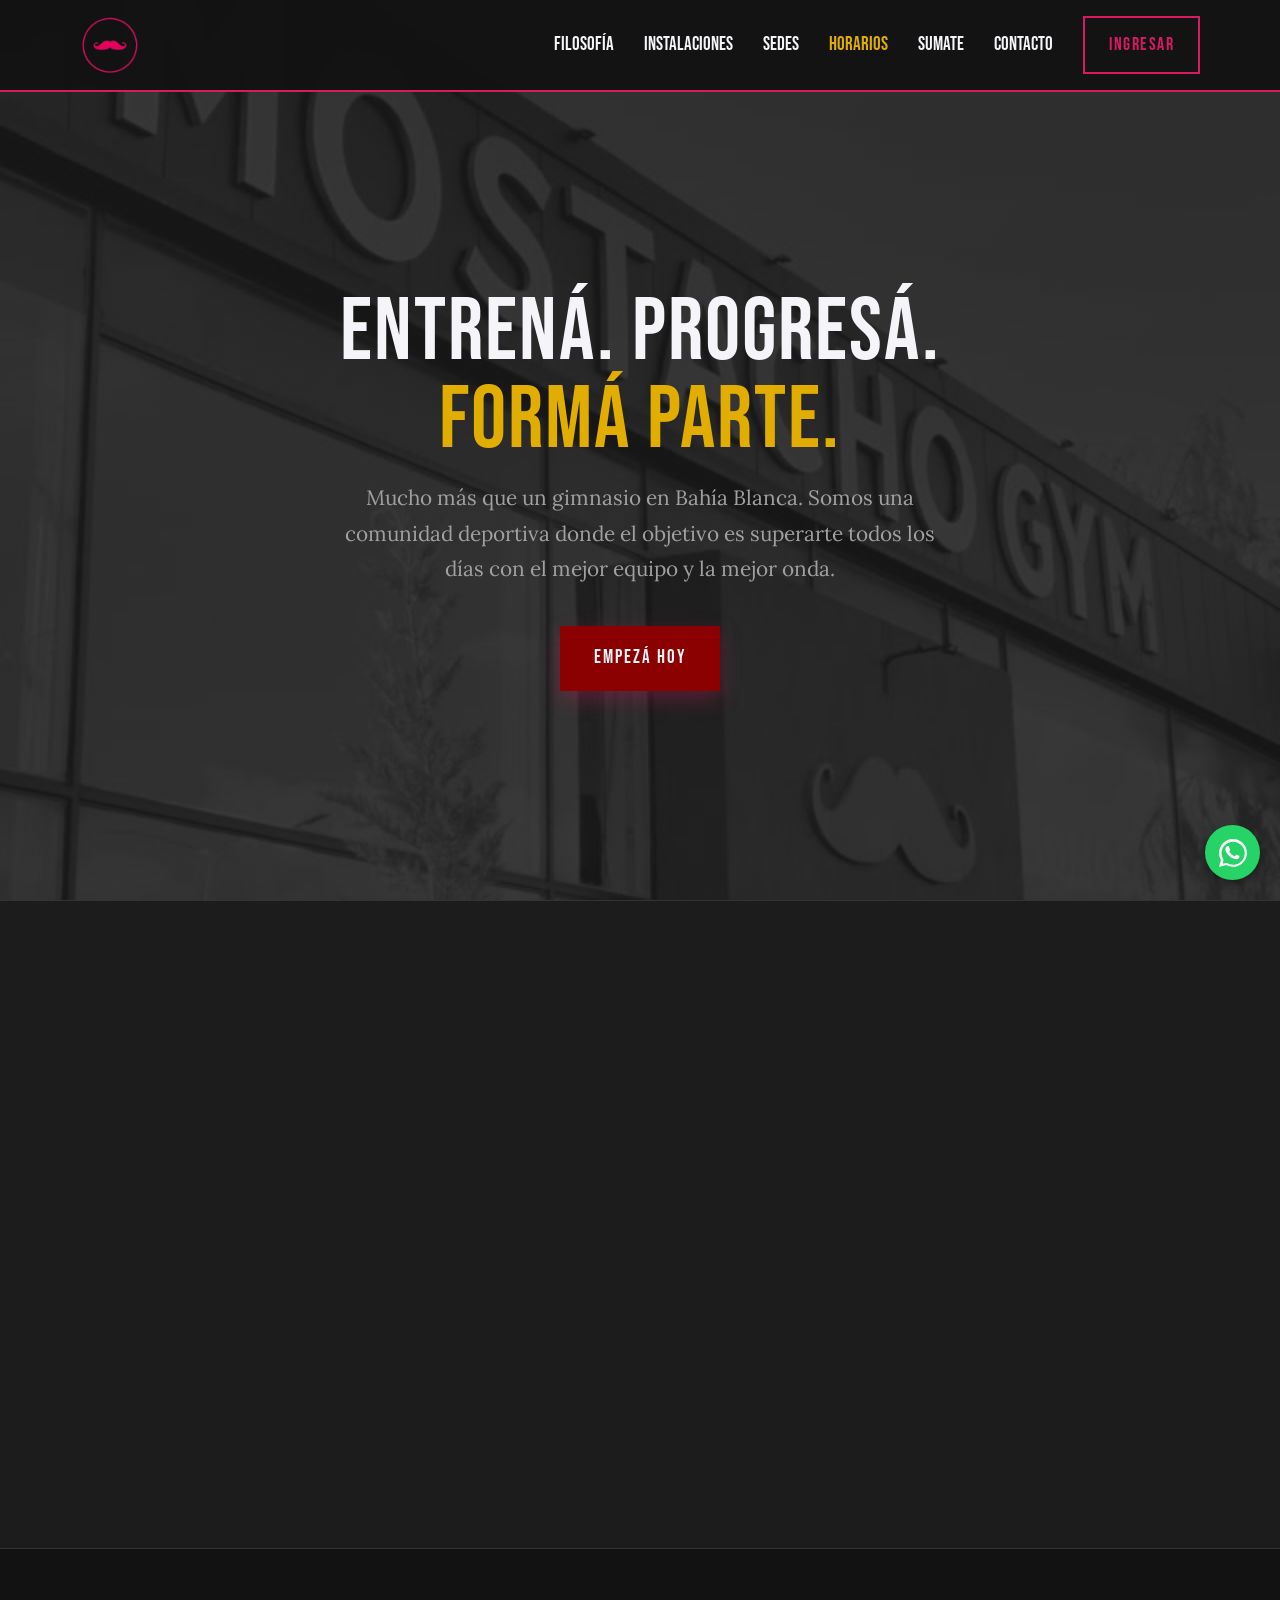
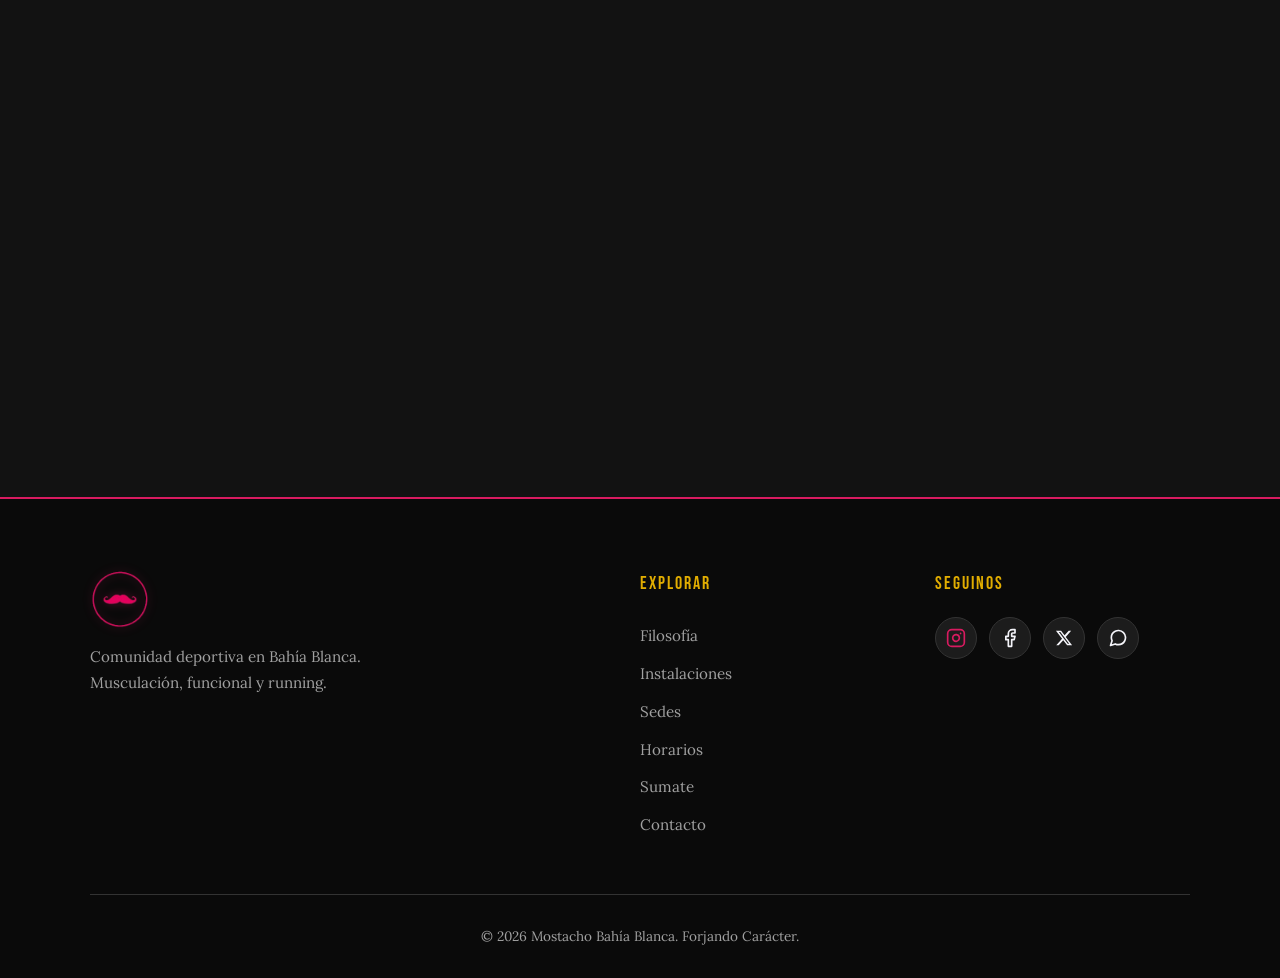
<file: index.html>
<!DOCTYPE html>
<html lang="es-AR">
<head>
    <meta charset="UTF-8">
    <meta name="viewport" content="width=device-width, initial-scale=1.0">
    <title>Mostacho Gym | Comunidad Deportiva en Bahía Blanca</title>
    
    <link rel="preconnect" href="https://fonts.googleapis.com">
    <link rel="preconnect" href="https://fonts.gstatic.com" crossorigin>
    <link href="https://fonts.googleapis.com/css2?family=Bebas+Neue&family=Lora:ital,wght@0,400;0,700;1,400&display=swap" rel="stylesheet">
    
    <link rel="stylesheet" href="./src/css/variables.css">
    <link rel="stylesheet" href="./src/css/global.css">
    <link rel="stylesheet" href="./src/css/landing.css">
</head>
<body>
    
    <!-- PANTALLA DE CARGA (SPLASH SCREEN) -->
    <div id="splash-screen" class="splash-screen">
        <img src="./public/imagen/logo.png" alt="Cargando Mostacho..." class="splash-logo">
    </div>

    <!-- HEADER Y NAVEGACIÓN -->
    <header class="main-header">
        <div class="nav-container">
            <img src="./public/imagen/logo.png" alt="Mostacho Gym Logo" class="brand-logo">
            <nav class="main-nav">
                <a href="#filosofia">Filosofía</a>
                <a href="#galeria">Instalaciones</a>
                <a href="#sedes">Sedes</a>
                <a href="horarios.html" style="color: var(--accent-mustard);">Horarios</a>
                <a href="#planes">Sumate</a>
                <a href="#contacto">Contacto</a>
                <a href="login.html" class="btn-outline">Ingresar</a>
            </nav>
        </div>
    </header>

    <main>
        <!-- HERO SECTION -->
        <section class="hero">
            <img src="./public/imagen/MostachoImagen.jpg" alt="" class="hero-imagen-flotante" aria-hidden="true">
            <div class="hero-content">
                <h1>ENTRENÁ. PROGRESÁ. <br><span class="acento">FORMÁ PARTE.</span></h1>
                <p>Mucho más que un gimnasio en Bahía Blanca. Somos una comunidad deportiva donde el objetivo es superarte todos los días con el mejor equipo y la mejor onda.</p>
                <a href="#planes" class="btn-primary">Empezá hoy</a>
            </div>
        </section>

        <!-- SECCIÓN: FILOSOFÍA -->
        <section id="filosofia" class="seccion-superficie">
            <div class="contenedor">
                <h2 class="titulo-seccion oculto-scroll">Nuestra Filosofía</h2>
                <div class="grid-filosofia">
                    <article class="card-industrial oculto-scroll">
                        <h3>Entrenamiento</h3>
                        <p>Un espacio diseñado para que des tu máximo esfuerzo. Mantenemos nuestras instalaciones modernas y sumamos equipamiento constantemente.</p>
                    </article>
                    <article class="card-industrial oculto-scroll" style="transition-delay: 0.2s;">
                        <h3>Progreso</h3>
                        <p>No se trata de venir un solo día, se trata de construir hábitos. Estamos acá para acompañarte y ayudarte a superar tus propios límites.</p>
                    </article>
                    <article class="card-industrial oculto-scroll" style="transition-delay: 0.4s;">
                        <h3>Comunidad</h3>
                        <p>Acá no sos un número de socio. Buscamos que sientas que formás parte de un equipo real, caracterizado por la buena onda y el respeto.</p>
                    </article>
                </div>
            </div>
        </section>

        <!-- SECCIÓN: GALERÍA -->
        <section id="galeria" class="seccion-oscura">
            <div class="contenedor">
                <h2 class="titulo-seccion oculto-scroll">La Forja</h2>
                <p style="text-align: center; color: var(--text-muted); margin-bottom: 50px;" class="oculto-scroll">Donde el carácter se moldea con hierro.</p>
                <div class="grid-galeria">
                    <div class="foto-galeria oculto-scroll"><span>ZONA MUSCULACIÓN</span></div>
                    <div class="foto-galeria oculto-scroll" style="transition-delay: 0.2s;"><span>ZONA CARDIO</span></div>
                    <div class="foto-galeria oculto-scroll" style="transition-delay: 0.4s;"><span>SECTOR CROSS</span></div>
                    <div class="foto-galeria oculto-scroll" style="transition-delay: 0.6s;"><span>BARBERÍA</span></div>
                </div>
            </div>
        </section>

        <!-- SECCIÓN: SEDES Y HORARIOS -->
        <section id="sedes" class="seccion-superficie">
            <div class="contenedor">
                <h2 class="titulo-seccion oculto-scroll">Nuestros Cuarteles</h2>
                <div class="grid-sedes">
                    <article class="card-industrial oculto-scroll">
                        <div class="sede-info">
                            <h3>Sede Yrigoyen</h3>
                            <p style="color: var(--accent-mustard); margin-bottom: 10px;">📍 Hipólito Yrigoyen 3734, Bahía Blanca</p>
                            <p class="sede-detalle">Musculación • Funcional • Comunidad</p>
                            <a href="https://www.google.com/maps/search/?api=1&query=Hipolito+Yrigoyen+3734,+Bahia+Blanca" target="_blank" rel="noopener noreferrer" class="btn-outline w-100" style="margin-top: 15px;">
                                🗺️ Abrir en Google Maps
                            </a>
                        </div>
                    </article>
                    <article class="card-industrial oculto-scroll" style="transition-delay: 0.2s;">
                        <div class="sede-info">
                            <h3>Sede Panamá</h3>
                            <p style="color: var(--accent-mustard); margin-bottom: 10px;">📍 Panamá 1051, Bahía Blanca</p>
                            <p class="sede-detalle">Musculación • Mostacho Running</p>
                            <a href="https://www.google.com/maps/search/?api=1&query=Panama+1051,+Bahia+Blanca" target="_blank" rel="noopener noreferrer" class="btn-outline w-100" style="margin-top: 15px;">
                                🗺️ Abrir en Google Maps
                            </a>
                        </div>
                    </article>
                </div>
                <div class="w-100 oculto-scroll" style="margin-top: 50px; text-align: center;">
                    <a href="horarios.html" class="btn-primary">VER GRILLA DE HORARIOS DE ACTIVIDADES</a>
                </div>
            </div>
        </section>

        <!-- SECCIÓN: PLANES DE MEMBRESÍA -->
        <section id="planes" class="seccion-oscura">
            <div class="contenedor">
                <h2 class="titulo-seccion oculto-scroll">Tu entrenamiento, tu progreso</h2>
                <div class="grid-planes">
                    <article class="card-industrial card-plan oculto-scroll">
                        <div class="plan-header">
                            <h3>Pase Musculación</h3>
                        </div>
                        <span class="precio">$25.000 <small>/ mes</small></span>
                        <ul class="plan-features">
                            <li>Acceso completo a sala</li>
                            <li>Equipamiento moderno</li>
                            <li>Acompañamiento docente</li>
                        </ul>
                        <button class="btn-outline-full">Consultar</button>
                    </article>

                    <article class="card-industrial card-plan destacado oculto-scroll" style="transition-delay: 0.2s;">
                        <div class="etiqueta-destacado">LA HERMANDAD</div>
                        <div class="plan-header">
                            <h3>Pase Integral</h3>
                        </div>
                        <span class="precio acento">$35.000 <small>/ mes</small></span>
                        <ul class="plan-features">
                            <li>Acceso libre a ambas sedes</li>
                            <li>Mostacho Running</li>
                            <li>Planificación de objetivos</li>
                        </ul>
                        <button class="btn-primary-full">Sumate a Mostacho</button>
                    </article>
                </div>
            </div>
        </section>
        
        <!-- BANNER: RESEÑAS -->
        <section class="banner-comunidad seccion-superficie">
            <div class="contenedor" style="text-align: center;">
                <h2 class="titulo-seccion oculto-scroll">Lo que dice nuestra gente</h2>
                <p style="color: var(--text-muted); margin-bottom: 30px;" class="oculto-scroll">La comunidad Mostacho habla por sí sola en Google Maps.</p>
                <button id="btn-abrir-resenas" class="btn-primary oculto-scroll">Ver Reseñas Reales</button>
            </div>
        </section>

        <!-- SECCIÓN: CONTACTO -->
        <section id="contacto" class="seccion-oscura">
            <div class="contenedor">
                <h2 class="titulo-seccion oculto-scroll">Contactá al Gimnasio</h2>
                <div class="grid-contacto oculto-scroll">
                    <article class="card-industrial">
                        <h3>Escribinos</h3>
                        <p style="color: var(--text-muted); margin-bottom: 25px;">Contanos qué buscás y te respondemos a la brevedad.</p>
                        <p><strong style="color: var(--accent-mustard);">Teléfono:</strong> +54 2942 33-7776</p>
                        <p><strong style="color: var(--accent-mustard);">Email:</strong> contacto@mostachogym.com.ar</p>
                        <p><strong style="color: var(--accent-mustard);">Horario:</strong> Lun. a vie. de 8 a 22 h</p>
                    </article>
                    <article class="card-industrial">
                        <form id="form-contacto">
                            <label for="contacto-nombre">Nombre</label>
                            <input type="text" id="contacto-nombre" name="nombre" required>

                            <label for="contacto-telefono">Teléfono</label>
                            <input type="tel" id="contacto-telefono" name="telefono" required>

                            <label for="contacto-mensaje">Mensaje</label>
                            <textarea id="contacto-mensaje" name="mensaje" rows="4" required></textarea>

                            <button type="submit" class="btn-primary-full">Enviar</button>
                        </form>
                    </article>
                </div>
            </div>
        </section>
    </main>

    <!-- MODAL DE RESEÑAS -->
    <div id="modal-resenas" class="modal-overlay">
        <div class="modal-content card-industrial">
            <span class="cerrar-modal" id="btn-cerrar-modal">&times;</span>
            <div class="modal-header" style="text-align: center; margin-bottom: 30px;">
                <h2 style="color: var(--accent-mustard);">Reseñas de la Hermandad</h2>
                <div id="puntuacion-global" style="color: var(--accent-mustard); font-size: 1.2rem; font-family: var(--font-title);">⭐⭐⭐⭐⭐ 4.9/5</div>
            </div>
            
            <div class="grid-resenas" id="contenedor-resenas-dinamico">
                <div style="border-bottom: 1px dashed var(--accent-logo); padding-bottom: 15px; margin-bottom: 15px;">
                    <strong style="color: var(--text-main); font-size: 1.2rem;">Lucas M. (Estático)</strong><br>
                    <span style="color: var(--accent-mustard);">⭐⭐⭐⭐⭐</span>
                    <p style="color: var(--text-muted); font-style: italic; margin-top: 10px;">"Excelente ambiente, las máquinas son un lujo y siempre están renovando equipos."</p>
                </div>
            </div>
        </div>
    </div>

    <!-- DIV OCULTO REQUERIDO POR GOOGLE MAPS -->
    <div id="mapa-oculto" style="display: none;"></div>

    <!-- MÓDULO FLOTANTE: WHATSAPP CORREGIDO -->
    <a href="https://wa.me/542942337776" class="whatsapp-float" target="_blank" rel="noopener noreferrer" aria-label="Contactar por WhatsApp" style="position: fixed; bottom: 20px; right: 20px; background-color: #25D366; width: 55px; height: 55px; border-radius: 50%; display: flex; align-items: center; justify-content: center; box-shadow: 0 4px 10px rgba(0,0,0,0.4); z-index: 1000; transition: transform 0.3s ease;" onmouseover="this.style.transform='scale(1.1)'" onmouseout="this.style.transform='scale(1)'">
        <svg viewBox="0 0 32 32" width="32" height="32">
            <path fill="#FFF" d="M16.002 2.058c-7.702 0-13.948 6.242-13.948 13.942 0 2.458.641 4.855 1.862 6.974L2 30l7.211-1.892c2.052 1.127 4.356 1.721 6.787 1.721 7.7 0 13.945-6.244 13.945-13.942.001-7.7-6.245-13.944-13.945-13.944zM16.002 27.525c-2.078 0-4.116-.558-5.901-1.616l-.423-.25-4.384 1.15.1.411 1.178-4.275-.275-.436a11.583 11.583 0 0 1-1.782-6.17c0-6.398 5.207-11.603 11.606-11.603 6.398 0 11.604 5.205 11.604 11.603 0 6.398-5.205 11.604-11.604 11.604zm6.368-8.71c-.35-.175-2.067-1.02-2.387-1.137-.32-.117-.553-.175-.787.175-.233.35-.903 1.137-1.107 1.37-.203.233-.408.263-.758.087-2.193-1.096-3.72-2.327-5.116-4.708-.203-.35.203-.321.888-1.691.117-.233.058-.437-.029-.612-.087-.175-.787-1.897-1.078-2.597-.282-.68-.57-.587-.787-.597-.203-.01-.437-.01-.67-.01-.233 0-.612.087-.932.437-.32.35-1.224 1.196-1.224 2.917 0 1.721 1.253 3.383 1.428 3.617.175.233 2.478 3.782 5.998 5.303 2.146.928 2.951 1.002 4.023.847 1.229-.177 2.067-.845 2.358-1.663.291-.817.291-1.516.203-1.663-.086-.146-.32-.233-.67-.408z"></path>
        </svg>
    </a>

    <!-- FOOTER CORREGIDO -->
    <footer>
        <div class="footer-grid">
            <div class="footer-marca">
                <img src="./public/imagen/logo.png" alt="Mostacho Bahía Blanca" class="footer-logo">
                <p>Comunidad deportiva en Bahía Blanca. Musculación, funcional y running.</p>
            </div>

            <div class="footer-col">
                <h4>Explorar</h4>
                <a href="#filosofia">Filosofía</a>
                <a href="#galeria">Instalaciones</a>
                <a href="#sedes">Sedes</a>
                <a href="horarios.html">Horarios</a>
                <a href="#planes">Sumate</a>
                <a href="#contacto">Contacto</a>
            </div>

            <div class="footer-col">
                <h4>Seguinos</h4>
                <div class="footer-social">
                    <a href="https://www.instagram.com/mostachogym/" target="_blank" rel="noopener noreferrer" class="social-link" title="Síguenos en Instagram" aria-label="Instagram">
                        <svg xmlns="http://www.w3.org/2000/svg" width="20" height="20" viewBox="0 0 24 24" fill="none" stroke="currentColor" stroke-width="2" stroke-linecap="round" stroke-linejoin="round" class="icon-instagram">
                            <rect x="2" y="2" width="20" height="20" rx="5" ry="5"></rect>
                            <path d="M16 11.37A4 4 0 1 1 12.63 8 4 4 0 0 1 16 11.37z"></path>
                            <line x1="17.5" y1="6.5" x2="17.51" y2="6.5"></line>
                        </svg>
                    </a>
                    <a href="https://www.facebook.com/mostachogym/" target="_blank" rel="noopener noreferrer" class="social-link" title="Síguenos en Facebook" aria-label="Facebook">
                        <svg xmlns="http://www.w3.org/2000/svg" width="20" height="20" viewBox="0 0 24 24" fill="none" stroke="currentColor" stroke-width="2" stroke-linecap="round" stroke-linejoin="round">
                            <path d="M18 2h-3a5 5 0 0 0-5 5v3H7v4h3v8h4v-8h3l1-4h-4V7a1 1 0 0 1 1-1h3z"></path>
                        </svg>
                    </a>
                    <a href="https://x.com/mostachogym" target="_blank" rel="noopener noreferrer" class="social-link" title="Síguenos en X" aria-label="X">
                        <svg xmlns="http://www.w3.org/2000/svg" width="18" height="18" viewBox="0 0 24 24" fill="currentColor" stroke="none">
                            <path d="M18.244 2.25h3.308l-7.227 8.26 8.502 11.24H16.17l-5.214-6.817L4.99 21.75H1.68l7.73-8.835L1.254 2.25H8.08l4.713 6.231zm-1.161 17.52h1.833L7.084 4.126H5.117z"></path>
                        </svg>
                    </a>
                    <a href="https://wa.me/542942337776" target="_blank" rel="noopener noreferrer" class="social-link" title="WhatsApp" aria-label="WhatsApp">
                        <svg xmlns="http://www.w3.org/2000/svg" width="20" height="20" viewBox="0 0 24 24" fill="none" stroke="currentColor" stroke-width="2" stroke-linecap="round" stroke-linejoin="round">
                            <path d="M21 11.5a8.38 8.38 0 0 1-.9 3.8 8.5 8.5 0 0 1-7.6 4.7 8.38 8.38 0 0 1-3.8-.9L3 21l1.9-5.7a8.38 8.38 0 0 1-.9-3.8 8.5 8.5 0 0 1 4.7-7.6 8.38 8.38 0 0 1 3.8-.9h.5a8.48 8.48 0 0 1 8 8v.5z"></path>
                        </svg>
                    </a>
                </div>
            </div>
        </div>
        <p class="footer-copy">&copy; 2026 Mostacho Bahía Blanca. Forjando Carácter.</p>
    </footer>

    <script src="./src/js/core/app.js"></script>
</body>
</html>
</file>
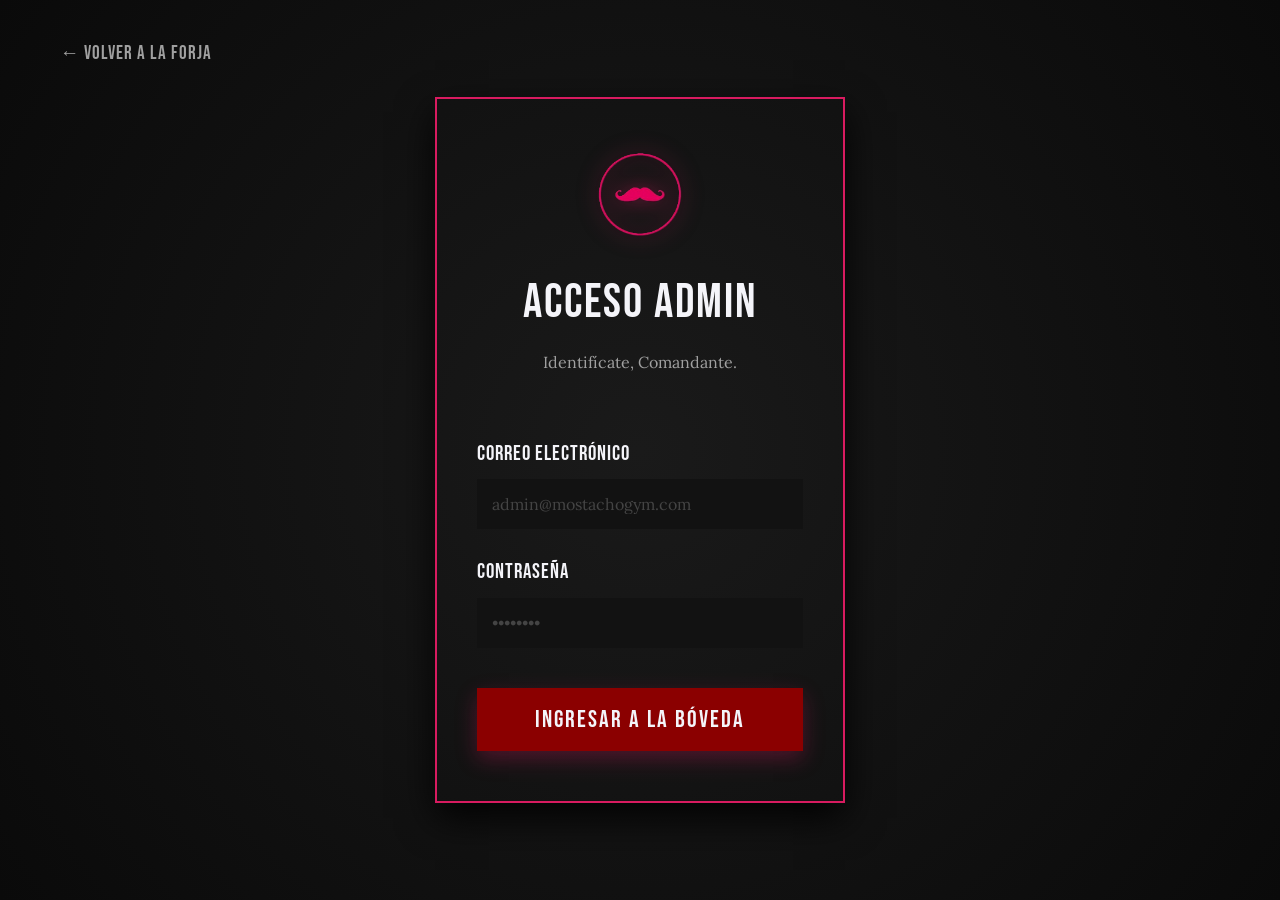
<file: admin.html>
<!DOCTYPE html>
<html lang="es-AR">
<head>
    <meta charset="UTF-8">
    <meta name="viewport" content="width=device-width, initial-scale=1.0">
    <title>Panel de Control | Mostacho Gym</title>
    
    <!-- =========================================
         EL MURO DE SEGURIDAD (Se ejecuta primero)
         ========================================= -->
    <script>
        // Si no existe la llave en la memoria, expulsa al intruso inmediatamente
        if (sessionStorage.getItem('mostacho_token_acceso') !== 'autorizado') {
            window.location.href = 'login.html';
        }
    </script>
    
    <!-- Tipografías -->
    <link rel="preconnect" href="https://fonts.googleapis.com">
    <link rel="preconnect" href="https://fonts.gstatic.com" crossorigin>
    <link href="https://fonts.googleapis.com/css2?family=Bebas+Neue&family=Lora:ital,wght@0,400;0,700;1,400&display=swap" rel="stylesheet">
    
    <!-- Hojas de Estilo -->
    <link rel="stylesheet" href="./src/css/variables.css">
    <link rel="stylesheet" href="./src/css/global.css">
    <link rel="stylesheet" href="./src/css/admin.css">
</head>
<body class="admin-layout">

    <!-- MENÚ LATERAL (SIDEBAR) -->
    <aside class="admin-sidebar">
        <div class="sidebar-header">
            <img src="./public/imagen/logo.png" alt="Mostacho Logo" class="admin-logo">
            <h2>LA FORJA ADMIN</h2>
        </div>
        <nav class="sidebar-nav">
            <a href="admin.html" class="active">📊 Dashboard</a>
            <a href="#">👥 Gestión de Socios</a>
            <a href="#">🎟️ Membresías</a>
            <a href="#">⚙️ Configuración</a>
        </nav>
        <div class="sidebar-footer">
            <!-- Botón de Logout conectado a JavaScript -->
            <button onclick="cerrarSesion()" class="btn-outline-full" style="font-size: 1rem; padding: 10px; width: 100%;">Cerrar Sesión</button>
        </div>
    </aside>

    <!-- ÁREA DE CONTENIDO PRINCIPAL -->
    <main class="admin-main">
        
        <header class="admin-topbar">
            <div>
                <h1 style="margin:0; font-size: 2.5rem; color: var(--text-main);">Panel General</h1>
                <p style="color: var(--text-muted); margin:0;">Bienvenido, Comandante.</p>
            </div>
            <div class="admin-profile">
                <span style="color: var(--accent-mustard); font-family: var(--font-title); font-size: 1.2rem;">ADMINISTRADOR</span>
            </div>
        </header>

        <section class="admin-content">
            <!-- TARJETAS DE INDICADORES (KPIs) -->
            <div class="kpi-grid">
                <div class="kpi-card">
                    <h3 class="kpi-title">Socios Activos</h3>
                    <div class="kpi-value">342</div>
                    <div class="kpi-trend positiva">+12 este mes</div>
                </div>
                <div class="kpi-card">
                    <h3 class="kpi-title">Membresías por Vencer</h3>
                    <div class="kpi-value" style="color: var(--accent-logo);">18</div>
                    <div class="kpi-trend negativa">Próximos 7 días</div>
                </div>
                <div class="kpi-card">
                    <h3 class="kpi-title">Ingresos Mensuales</h3>
                    <div class="kpi-value">$8.5M</div>
                    <div class="kpi-trend">Estable</div>
                </div>
            </div>

            <!-- TABLA DE ACTIVIDAD RECIENTE -->
            <div class="admin-table-container">
                <h2 style="margin-bottom: 20px; font-size: 2rem; border-bottom: 1px solid var(--border-subtle); padding-bottom: 10px; color: var(--text-main);">Últimos Check-ins</h2>
                <table class="admin-table">
                    <thead>
                        <tr>
                            <th>Socio</th>
                            <th>Sede</th>
                            <th>Plan</th>
                            <th>Hora de Ingreso</th>
                            <th>Estado</th>
                        </tr>
                    </thead>
                    <tbody>
                        <tr>
                            <td>Marcos R.</td>
                            <td>Yrigoyen</td>
                            <td>Integral</td>
                            <td>Hoy, 18:30</td>
                            <td><span class="badge badge-ok">Activo</span></td>
                        </tr>
                        <tr>
                            <td>Julieta M.</td>
                            <td>Panamá</td>
                            <td>Musculación</td>
                            <td>Hoy, 18:15</td>
                            <td><span class="badge badge-ok">Activo</span></td>
                        </tr>
                        <tr>
                            <td>Facundo S.</td>
                            <td>Yrigoyen</td>
                            <td>Integral</td>
                            <td>Hoy, 17:50</td>
                            <td><span class="badge badge-warning">Vence mañana</span></td>
                        </tr>
                        <tr>
                            <td>Diego L.</td>
                            <td>Panamá</td>
                            <td>Musculación</td>
                            <td>Hoy, 17:10</td>
                            <td><span class="badge badge-error">Vencido</span></td>
                        </tr>
                    </tbody>
                </table>
            </div>
        </section>
        
    </main>

    <!-- Vinculamos el mismo script para poder usar la función cerrarSesion() -->
    <script src="./src/js/core/auth.js"></script>
</body>
</html>
</file>
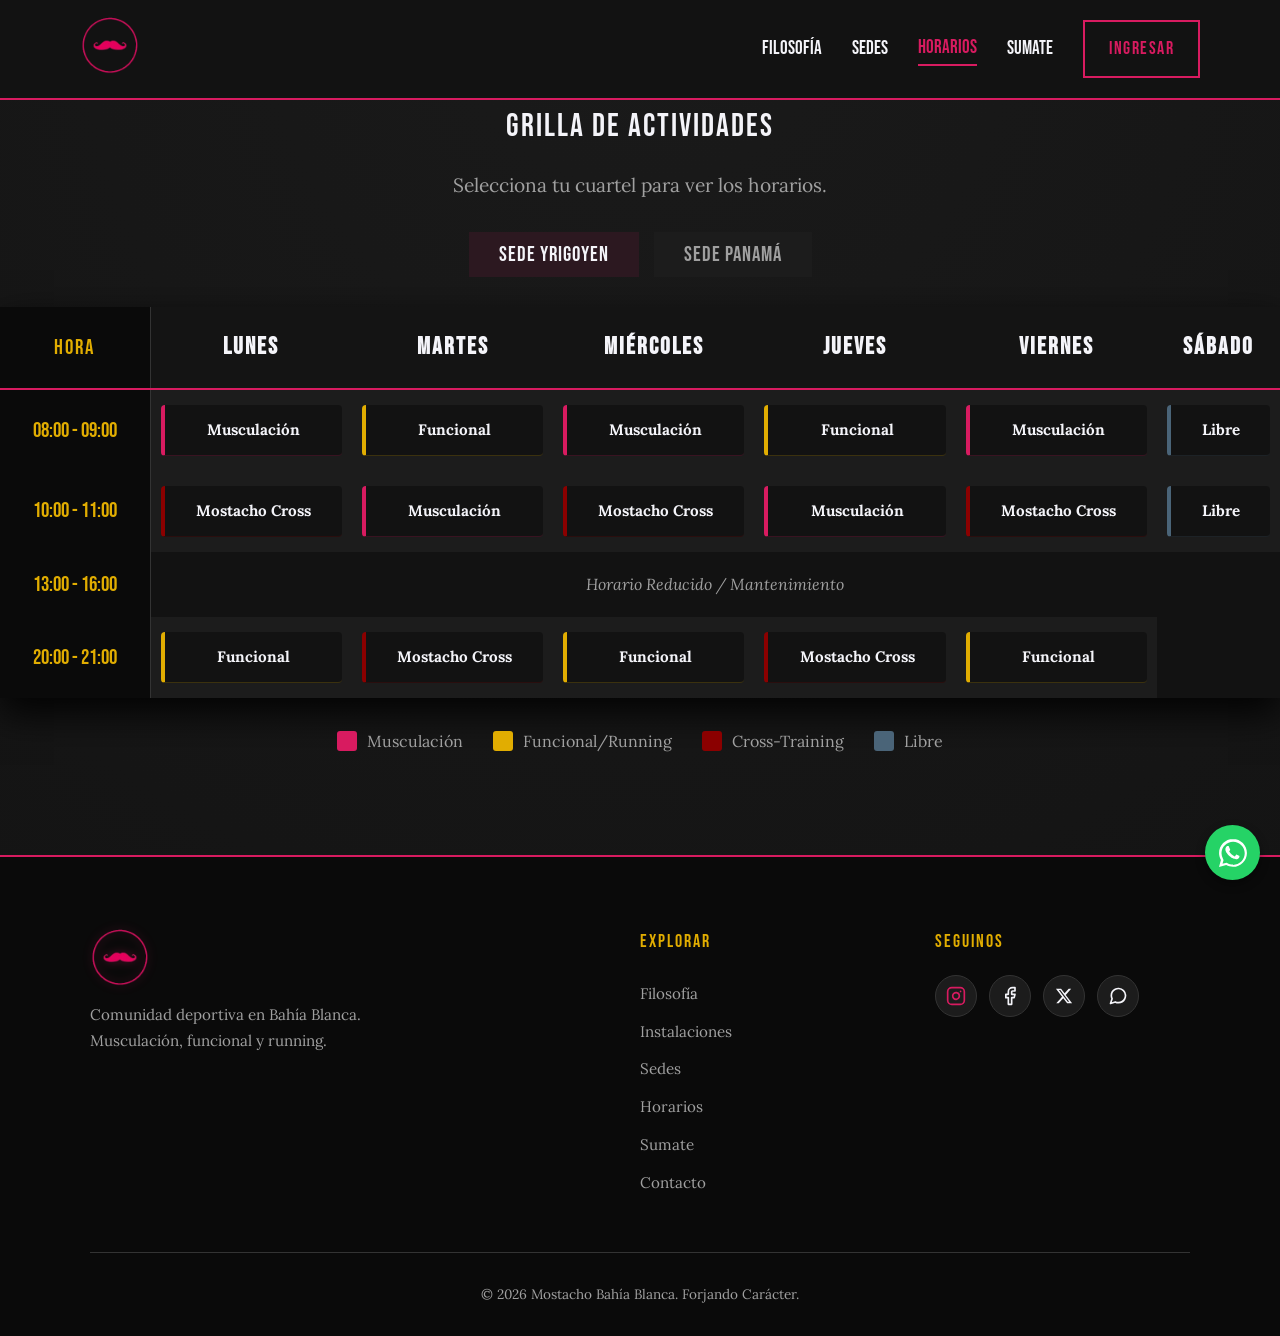
<file: horarios.html>
<!DOCTYPE html>
<html lang="es-AR">
<head>
    <meta charset="UTF-8">
    <meta name="viewport" content="width=device-width, initial-scale=1.0">
    <title>Horarios de Actividades | Mostacho Gym</title>
    
    <link rel="preconnect" href="https://fonts.googleapis.com">
    <link rel="preconnect" href="https://fonts.gstatic.com" crossorigin>
    <link href="https://fonts.googleapis.com/css2?family=Bebas+Neue&family=Lora:ital,wght@0,400;0,700;1,400&display=swap" rel="stylesheet">
    
    <link rel="stylesheet" href="./src/css/variables.css">
    <link rel="stylesheet" href="./src/css/global.css">
    <link rel="stylesheet" href="./src/css/horarios.css"> 
</head>
<body style="padding-top: 100px;"> 

    <!-- PANTALLA DE CARGA -->
    <div id="splash-screen" class="splash-screen">
        <img src="./public/imagen/logo.png" alt="Cargando Mostacho..." class="splash-logo">
    </div>

    <!-- HEADER Y NAVEGACIÓN -->
    <header class="main-header">
        <div class="nav-container">
            <a href="index.html">
                <img src="./public/imagen/logo.png" alt="Mostacho Gym Logo" class="brand-logo">
            </a>
            <nav class="main-nav">
                <a href="index.html#filosofia">Filosofía</a>
                <a href="index.html#sedes">Sedes</a>
                <a href="horarios.html" style="color: var(--accent-logo); border-bottom: 2px solid var(--accent-logo);">Horarios</a>
                <a href="index.html#planes">Sumate</a>
                <a href="login.html" class="btn-outline">Ingresar</a>
            </nav>
        </div>
    </header>

    <main class="contenedor" style="margin-bottom: 100px;">
        
        <div style="text-align: center; margin-bottom: 30px;">
            <h1 class="titulo-seccion" style="margin-bottom: 15px;">GRILLA DE ACTIVIDADES</h1>
            <p style="color: var(--text-muted); font-size: 1.2rem; margin-bottom: 30px;">Selecciona tu cuartel para ver los horarios.</p>
        </div>

        <!-- INTERRUPTOR DE SEDES -->
        <div class="toggle-sedes">
            <button id="btn-yrigoyen" class="btn-sede activo">SEDE YRIGOYEN</button>
            <button id="btn-panama" class="btn-sede">SEDE PANAMÁ</button>
        </div>

        <div class="table-responsive">
            <table class="tabla-horarios">
                <thead>
                    <tr>
                        <th class="col-hora">HORA</th>
                        <th>LUNES</th>
                        <th>MARTES</th>
                        <th>MIÉRCOLES</th>
                        <th>JUEVES</th>
                        <th>VIERNES</th>
                        <th>SÁBADO</th>
                    </tr>
                </thead>
                
                <!-- BODY: SEDE YRIGOYEN -->
                <tbody id="tbody-yrigoyen">
                    <tr>
                        <td class="col-hora">08:00 - 09:00</td>
                        <td><div class="actividad musculacion" data-profe="Lucas" data-intensidad="Media/Alta">Musculación</div></td>
                        <td><div class="actividad funcional" data-profe="Martina" data-intensidad="Alta (Cardio)">Funcional</div></td>
                        <td><div class="actividad musculacion" data-profe="Lucas" data-intensidad="Media/Alta">Musculación</div></td>
                        <td><div class="actividad funcional" data-profe="Martina" data-intensidad="Alta (Cardio)">Funcional</div></td>
                        <td><div class="actividad musculacion" data-profe="Lucas" data-intensidad="Media/Alta">Musculación</div></td>
                        <td><div class="actividad libre" data-profe="Staff" data-intensidad="A tu ritmo">Libre</div></td>
                    </tr>
                    
                    <tr>
                        <td class="col-hora">10:00 - 11:00</td>
                        <td><div class="actividad cross" data-profe="Diego" data-intensidad="Extrema (Fuerza)">Mostacho Cross</div></td>
                        <td><div class="actividad musculacion" data-profe="Lucas" data-intensidad="Media/Alta">Musculación</div></td>
                        <td><div class="actividad cross" data-profe="Diego" data-intensidad="Extrema (Fuerza)">Mostacho Cross</div></td>
                        <td><div class="actividad musculacion" data-profe="Lucas" data-intensidad="Media/Alta">Musculación</div></td>
                        <td><div class="actividad cross" data-profe="Diego" data-intensidad="Extrema (Fuerza)">Mostacho Cross</div></td>
                        <td><div class="actividad libre" data-profe="Staff" data-intensidad="A tu ritmo">Libre</div></td>
                    </tr>

                    <tr>
                        <td class="col-hora">13:00 - 16:00</td>
                        <td colspan="6" style="text-align: center; color: var(--text-muted); font-style: italic; background-color: var(--bg-main);">
                            Horario Reducido / Mantenimiento
                        </td>
                    </tr>

                    <tr>
                        <td class="col-hora">20:00 - 21:00</td>
                        <td><div class="actividad funcional" data-profe="Martina" data-intensidad="Alta (Cardio)">Funcional</div></td>
                        <td><div class="actividad cross" data-profe="Diego" data-intensidad="Extrema (Fuerza)">Mostacho Cross</div></td>
                        <td><div class="actividad funcional" data-profe="Martina" data-intensidad="Alta (Cardio)">Funcional</div></td>
                        <td><div class="actividad cross" data-profe="Diego" data-intensidad="Extrema (Fuerza)">Mostacho Cross</div></td>
                        <td><div class="actividad funcional" data-profe="Martina" data-intensidad="Alta (Cardio)">Funcional</div></td>
                        <td style="background-color: var(--bg-main);"></td>
                    </tr>
                </tbody>

                <!-- BODY: SEDE PANAMÁ -->
                <tbody id="tbody-panama" style="display: none;">
                    <tr>
                        <td class="col-hora">09:00 - 10:00</td>
                        <td><div class="actividad musculacion" data-profe="Seba" data-intensidad="Media">Musculación</div></td>
                        <td><div class="actividad musculacion" data-profe="Seba" data-intensidad="Media">Musculación</div></td>
                        <td><div class="actividad libre" data-profe="Seba" data-intensidad="Libre">Libre</div></td>
                        <td><div class="actividad musculacion" data-profe="Seba" data-intensidad="Media">Musculación</div></td>
                        <td><div class="actividad musculacion" data-profe="Seba" data-intensidad="Media">Musculación</div></td>
                        <td style="background-color: var(--bg-main);"></td>
                    </tr>
                    <tr>
                        <td class="col-hora">18:00 - 19:30</td>
                        <td><div class="actividad funcional" data-profe="Julieta" data-intensidad="Alta (HIIT)">Mostacho Running</div></td>
                        <td style="background-color: var(--bg-main);"></td>
                        <td><div class="actividad funcional" data-profe="Julieta" data-intensidad="Alta (HIIT)">Mostacho Running</div></td>
                        <td style="background-color: var(--bg-main);"></td>
                        <td><div class="actividad funcional" data-profe="Julieta" data-intensidad="Alta (HIIT)">Mostacho Running</div></td>
                        <td><div class="actividad libre" data-profe="Staff" data-intensidad="Salida Grupal">Running Libre</div></td>
                    </tr>
                </tbody>

            </table>
        </div>

        <div class="leyenda-horarios">
            <div class="leyenda-item"><span class="color-box musculacion"></span> Musculación</div>
            <div class="leyenda-item"><span class="color-box funcional"></span> Funcional/Running</div>
            <div class="leyenda-item"><span class="color-box cross"></span> Cross-Training</div>
            <div class="leyenda-item"><span class="color-box libre"></span> Libre</div>
        </div>
    </main>

    <!-- MODAL DE INFORMACIÓN DE CLASE -->
    <div id="modal-clase" class="modal-overlay">
        <div class="modal-content card-industrial" style="text-align: center;">
            <span class="cerrar-modal" id="btn-cerrar-clase">&times;</span>
            <h2 id="clase-titulo" style="color: var(--accent-logo); font-size: 2.5rem; margin-bottom: 15px;">Clase</h2>
            <p style="color: var(--accent-mustard); font-family: var(--font-title); font-size: 1.5rem; margin-bottom: 20px;">
                Profesor: <span id="clase-profe"></span>
            </p>
            <div style="background-color: var(--bg-main); padding: 15px; border: 1px dashed var(--accent-logo);">
                <strong style="color: var(--text-main); font-family: var(--font-title); font-size: 1.2rem;">Nivel de Intensidad:</strong><br> 
                <span id="clase-intensidad" style="color: var(--text-muted); font-size: 1.1rem; font-style: italic;"></span>
            </div>
        </div>
    </div>

    <!-- MÓDULO FLOTANTE: WHATSAPP CORREGIDO -->
    <a href="https://wa.me/542942337776" class="whatsapp-float" target="_blank" rel="noopener noreferrer" aria-label="Contactar por WhatsApp" style="position: fixed; bottom: 20px; right: 20px; background-color: #25D366; width: 55px; height: 55px; border-radius: 50%; display: flex; align-items: center; justify-content: center; box-shadow: 0 4px 10px rgba(0,0,0,0.4); z-index: 1000; transition: transform 0.3s ease;" onmouseover="this.style.transform='scale(1.1)'" onmouseout="this.style.transform='scale(1)'">
        <svg viewBox="0 0 32 32" width="32" height="32">
            <path fill="#FFF" d="M16.002 2.058c-7.702 0-13.948 6.242-13.948 13.942 0 2.458.641 4.855 1.862 6.974L2 30l7.211-1.892c2.052 1.127 4.356 1.721 6.787 1.721 7.7 0 13.945-6.244 13.945-13.942.001-7.7-6.245-13.944-13.945-13.944zM16.002 27.525c-2.078 0-4.116-.558-5.901-1.616l-.423-.25-4.384 1.15.1.411 1.178-4.275-.275-.436a11.583 11.583 0 0 1-1.782-6.17c0-6.398 5.207-11.603 11.606-11.603 6.398 0 11.604 5.205 11.604 11.603 0 6.398-5.205 11.604-11.604 11.604zm6.368-8.71c-.35-.175-2.067-1.02-2.387-1.137-.32-.117-.553-.175-.787.175-.233.35-.903 1.137-1.107 1.37-.203.233-.408.263-.758.087-2.193-1.096-3.72-2.327-5.116-4.708-.203-.35.203-.321.888-1.691.117-.233.058-.437-.029-.612-.087-.175-.787-1.897-1.078-2.597-.282-.68-.57-.587-.787-.597-.203-.01-.437-.01-.67-.01-.233 0-.612.087-.932.437-.32.35-1.224 1.196-1.224 2.917 0 1.721 1.253 3.383 1.428 3.617.175.233 2.478 3.782 5.998 5.303 2.146.928 2.951 1.002 4.023.847 1.229-.177 2.067-.845 2.358-1.663.291-.817.291-1.516.203-1.663-.086-.146-.32-.233-.67-.408z"></path>
        </svg>
    </a>

    <!-- FOOTER CORREGIDO -->
    <footer>
        <div class="footer-grid">
            <div class="footer-marca">
                <img src="./public/imagen/logo.png" alt="Mostacho Bahía Blanca" class="footer-logo">
                <p>Comunidad deportiva en Bahía Blanca. Musculación, funcional y running.</p>
            </div>

            <div class="footer-col">
                <h4>Explorar</h4>
                <a href="index.html#filosofia">Filosofía</a>
                <a href="index.html#galeria">Instalaciones</a>
                <a href="index.html#sedes">Sedes</a>
                <a href="horarios.html">Horarios</a>
                <a href="index.html#planes">Sumate</a>
                <a href="index.html#contacto">Contacto</a>
            </div>

            <div class="footer-col">
                <h4>Seguinos</h4>
                <div class="footer-social">
                    <a href="https://www.instagram.com/mostachogym/" target="_blank" rel="noopener noreferrer" class="social-link" title="Síguenos en Instagram" aria-label="Instagram">
                        <svg xmlns="http://www.w3.org/2000/svg" width="20" height="20" viewBox="0 0 24 24" fill="none" stroke="currentColor" stroke-width="2" stroke-linecap="round" stroke-linejoin="round" class="icon-instagram">
                            <rect x="2" y="2" width="20" height="20" rx="5" ry="5"></rect>
                            <path d="M16 11.37A4 4 0 1 1 12.63 8 4 4 0 0 1 16 11.37z"></path>
                            <line x1="17.5" y1="6.5" x2="17.51" y2="6.5"></line>
                        </svg>
                    </a>
                    <a href="https://www.facebook.com/mostachogym/" target="_blank" rel="noopener noreferrer" class="social-link" title="Síguenos en Facebook" aria-label="Facebook">
                        <svg xmlns="http://www.w3.org/2000/svg" width="20" height="20" viewBox="0 0 24 24" fill="none" stroke="currentColor" stroke-width="2" stroke-linecap="round" stroke-linejoin="round">
                            <path d="M18 2h-3a5 5 0 0 0-5 5v3H7v4h3v8h4v-8h3l1-4h-4V7a1 1 0 0 1 1-1h3z"></path>
                        </svg>
                    </a>
                    <a href="https://x.com/mostachogym" target="_blank" rel="noopener noreferrer" class="social-link" title="Síguenos en X" aria-label="X">
                        <svg xmlns="http://www.w3.org/2000/svg" width="18" height="18" viewBox="0 0 24 24" fill="currentColor" stroke="none">
                            <path d="M18.244 2.25h3.308l-7.227 8.26 8.502 11.24H16.17l-5.214-6.817L4.99 21.75H1.68l7.73-8.835L1.254 2.25H8.08l4.713 6.231zm-1.161 17.52h1.833L7.084 4.126H5.117z"></path>
                        </svg>
                    </a>
                    <a href="https://wa.me/542942337776" target="_blank" rel="noopener noreferrer" class="social-link" title="WhatsApp" aria-label="WhatsApp">
                        <svg xmlns="http://www.w3.org/2000/svg" width="20" height="20" viewBox="0 0 24 24" fill="none" stroke="currentColor" stroke-width="2" stroke-linecap="round" stroke-linejoin="round">
                            <path d="M21 11.5a8.38 8.38 0 0 1-.9 3.8 8.5 8.5 0 0 1-7.6 4.7 8.38 8.38 0 0 1-3.8-.9L3 21l1.9-5.7a8.38 8.38 0 0 1-.9-3.8 8.5 8.5 0 0 1 4.7-7.6 8.38 8.38 0 0 1 3.8-.9h.5a8.48 8.48 0 0 1 8 8v.5z"></path>
                        </svg>
                    </a>
                </div>
            </div>
        </div>
        <p class="footer-copy">&copy; 2026 Mostacho Bahía Blanca. Forjando Carácter.</p>
    </footer>

    <script src="./src/js/core/app.js"></script>
</body>
</html>
</file>
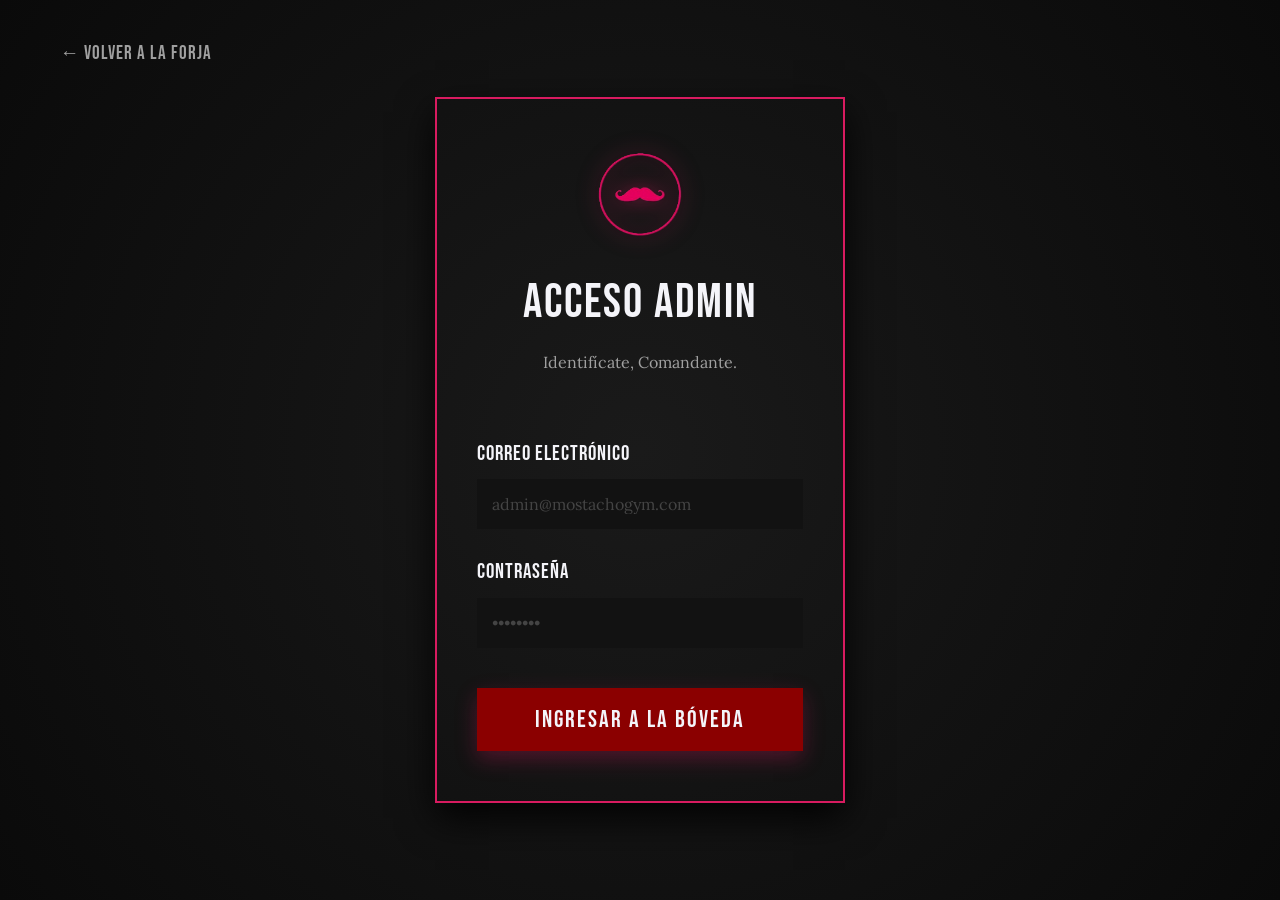
<file: login.html>
<!DOCTYPE html>
<html lang="es-AR">
<head>
    <meta charset="UTF-8">
    <meta name="viewport" content="width=device-width, initial-scale=1.0">
    <title>Acceso Restringido | Mostacho Gym</title>
    
    <!-- Tipografías Industriales -->
    <link rel="preconnect" href="https://fonts.googleapis.com">
    <link rel="preconnect" href="https://fonts.gstatic.com" crossorigin>
    <link href="https://fonts.googleapis.com/css2?family=Bebas+Neue&family=Lora:ital,wght@0,400;0,700;1,400&display=swap" rel="stylesheet">
    
    <!-- Hojas de Estilo Modularizadas -->
    <link rel="stylesheet" href="./src/css/variables.css">
    <link rel="stylesheet" href="./src/css/global.css">
    <link rel="stylesheet" href="./src/css/login.css">
</head>
<body class="login-body">

    <!-- BOTÓN DE RETORNO -->
    <a href="index.html" class="btn-back">
        ← Volver a la Forja
    </a>

    <!-- CONTENEDOR DE AUTENTICACIÓN -->
    <main class="login-container">
        <div class="login-card card-industrial">
            
            <div class="login-header">
                <img src="./public/imagen/logo.png" alt="Mostacho Logo" class="login-logo">
                <h1 style="color: var(--text-main); font-size: 3rem; margin-bottom: 5px;">ACCESO ADMIN</h1>
                <p style="color: var(--text-muted); font-family: var(--font-text);">Identifícate, Comandante.</p>
            </div>

            <form id="admin-login-form" class="login-form">
                
                <div class="form-group">
                    <label for="email">Correo Electrónico</label>
                    <input type="email" id="email" name="email" placeholder="admin@mostachogym.com" required>
                </div>
                
                <div class="form-group">
                    <label for="password">Contraseña</label>
                    <input type="password" id="password" name="password" placeholder="••••••••" required>
                </div>

                <!-- Contenedor para mostrar errores de autenticación -->
                <div id="login-error" class="error-message oculto">
                    Credenciales incorrectas. Intenta nuevamente.
                </div>

                <!-- El type="submit" enviará los datos a nuestro futuro script de Supabase -->
                <button type="submit" class="btn-primary-full login-btn">INGRESAR A LA BÓVEDA</button>
            </form>
            
        </div>
    </main>

    <!-- SCRIPT (Por ahora vacío, aquí conectaremos Supabase Auth en el próximo paso) -->
    <script src="./src/js/core/auth.js"></script>
</body>
</html>
</file>
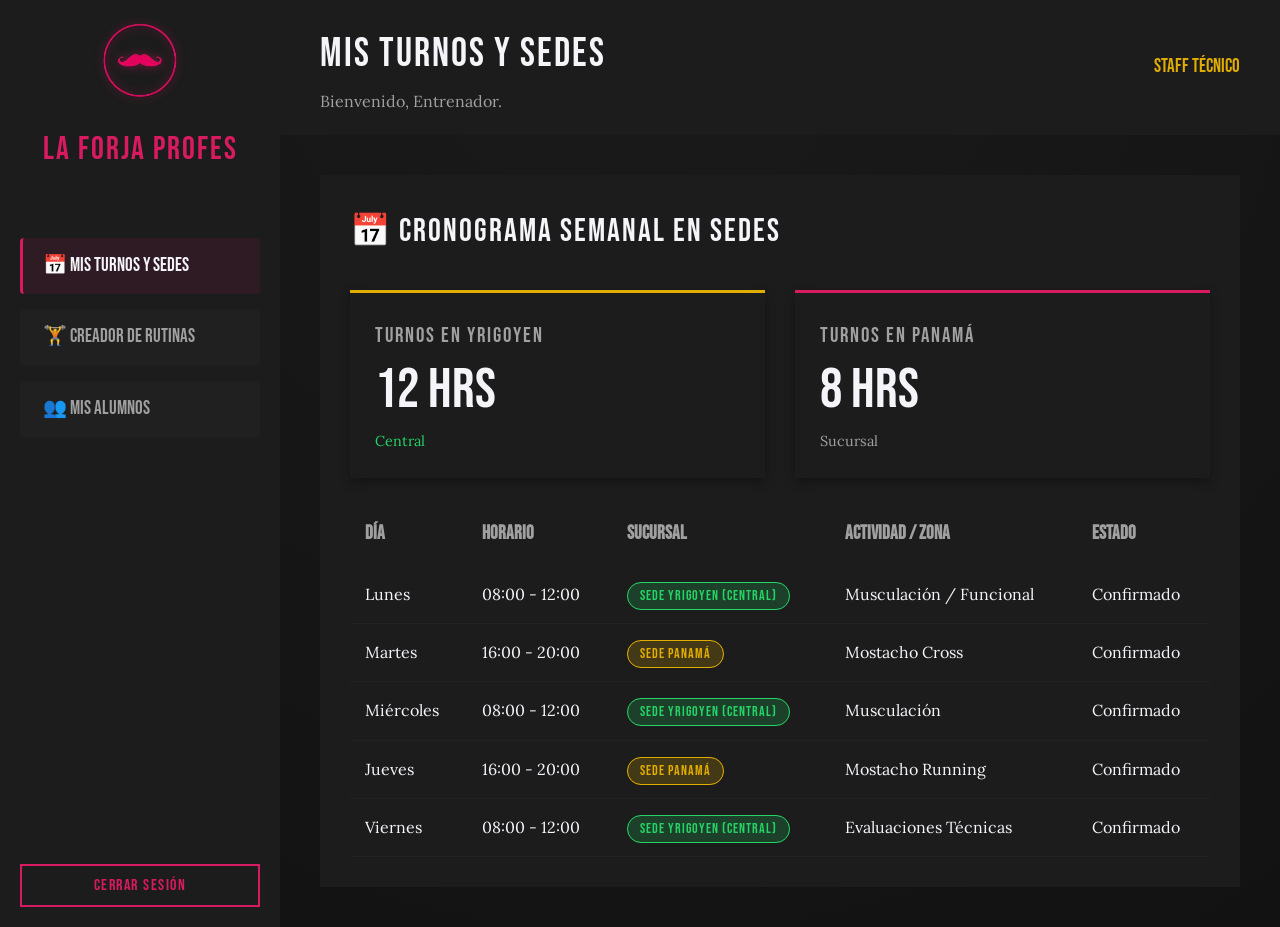
<file: profesor.html>
<!DOCTYPE html>
<html lang="es-AR">
<head>
    <meta charset="UTF-8">
    <meta name="viewport" content="width=device-width, initial-scale=1.0">
    <title>Panel de Profesor | Mostacho Gym</title>
    
    <!-- Tipografías Industriales -->
    <link rel="preconnect" href="https://fonts.googleapis.com">
    <link rel="preconnect" href="https://fonts.gstatic.com" crossorigin>
    <link href="https://fonts.googleapis.com/css2?family=Bebas+Neue&family=Lora:ital,wght@0,400;0,700;1,400&display=swap" rel="stylesheet">
    
    <!-- Hojas de Estilo del Sistema -->
    <link rel="stylesheet" href="./src/css/variables.css">
    <link rel="stylesheet" href="./src/css/global.css">
    <link rel="stylesheet" href="./src/css/admin.css">
    
    <style>
        /* Estilos de navegación por pestañas/vistas independientes */
        .tab-content {
            display: none;
        }
        .tab-content.active {
            display: block;
            animation: fadeIn 0.3s ease-in-out;
        }
        @keyframes fadeIn {
            from { opacity: 0; transform: translateY(10px); }
            to { opacity: 1; transform: translateY(0); }
        }
    </style>
</head>
<body class="admin-layout">

    <!-- MENÚ LATERAL (SIDEBAR PROFESOR) -->
    <aside class="admin-sidebar">
        <div class="sidebar-header">
            <img src="./public/imagen/logo.png" alt="Mostacho Logo" class="admin-logo">
            <h2>LA FORJA PROFES</h2>
        </div>
        <nav class="sidebar-nav" id="profesor-nav">
            <a href="#turnos" class="nav-tab active">📅 Mis Turnos y Sedes</a>
            <a href="#rutinas" class="nav-tab">🏋️ Creador de Rutinas</a>
            <a href="#alumnos" class="nav-tab">👥 Mis Alumnos</a>
        </nav>
        <div class="sidebar-footer">
            <button onclick="cerrarSesion()" class="btn-outline-full" style="font-size: 1rem; padding: 10px; width: 100%;">Cerrar Sesión</button>
        </div>
    </aside>

    <!-- ÁREA DE CONTENIDO PRINCIPAL -->
    <main class="admin-main">
        
        <!-- TOPBAR -->
        <header class="admin-topbar">
            <div>
                <h1 id="view-title" style="margin:0; font-size: 2.5rem; color: var(--text-main);">Mis Turnos y Sedes</h1>
                <p style="color: var(--text-muted); margin:0;">Bienvenido, Entrenador.</p>
            </div>
            <div class="admin-profile">
                <span style="color: var(--accent-mustard); font-family: var(--font-title); font-size: 1.2rem;">STAFF TÉCNICO</span>
            </div>
        </header>

        <section class="admin-content">
            
            <!-- VISTA 1: CALENDARIO DE TURNOS POR SUCURSAL -->
            <div id="view-turnos" class="tab-content active">
                <div class="admin-table-container">
                    <h2 style="margin-bottom: 20px; font-size: 2rem; border-bottom: 1px solid var(--border-subtle); padding-bottom: 10px; color: var(--text-main);">
                        📅 Cronograma Semanal en Sedes
                    </h2>
                    
                    <div class="kpi-grid" style="margin-bottom: 25px;">
                        <div class="kpi-card" style="border-top-color: var(--accent-mustard);">
                            <h3 class="kpi-title">Turnos en Yrigoyen</h3>
                            <div class="kpi-value">12 hrs</div>
                            <div class="kpi-trend positiva">Central</div>
                        </div>
                        <div class="kpi-card" style="border-top-color: var(--accent-logo);">
                            <h3 class="kpi-title">Turnos en Panamá</h3>
                            <div class="kpi-value">8 hrs</div>
                            <div class="kpi-trend">Sucursal</div>
                        </div>
                    </div>

                    <table class="admin-table">
                        <thead>
                            <tr>
                                <th>Día</th>
                                <th>Horario</th>
                                <th>Sucursal</th>
                                <th>Actividad / Zona</th>
                                <th>Estado</th>
                            </tr>
                        </thead>
                        <tbody>
                            <tr>
                                <td>Lunes</td>
                                <td>08:00 - 12:00</td>
                                <td><span class="badge badge-ok">Sede Yrigoyen (Central)</span></td>
                                <td>Musculación / Funcional</td>
                                <td>Confirmado</td>
                            </tr>
                            <tr>
                                <td>Martes</td>
                                <td>16:00 - 20:00</td>
                                <td><span class="badge badge-warning">Sede Panamá</span></td>
                                <td>Mostacho Cross</td>
                                <td>Confirmado</td>
                            </tr>
                            <tr>
                                <td>Miércoles</td>
                                <td>08:00 - 12:00</td>
                                <td><span class="badge badge-ok">Sede Yrigoyen (Central)</span></td>
                                <td>Musculación</td>
                                <td>Confirmado</td>
                            </tr>
                            <tr>
                                <td>Jueves</td>
                                <td>16:00 - 20:00</td>
                                <td><span class="badge badge-warning">Sede Panamá</span></td>
                                <td>Mostacho Running</td>
                                <td>Confirmado</td>
                            </tr>
                            <tr>
                                <td>Viernes</td>
                                <td>08:00 - 12:00</td>
                                <td><span class="badge badge-ok">Sede Yrigoyen (Central)</span></td>
                                <td>Evaluaciones Técnicas</td>
                                <td>Confirmado</td>
                            </tr>
                        </tbody>
                    </table>
                </div>
            </div>

            <!-- VISTA 2: CREADOR INTERACTIVO DE RUTINAS (GRILLA MATRICIAL) -->
            <div id="view-rutinas" class="tab-content">
                <div class="admin-table-container">
                    
                    <!-- ENCABEZADO Y CONTROLES GENERALES -->
                    <div style="display: flex; justify-content: space-between; align-items: center; margin-bottom: 25px; border-bottom: 1px solid var(--border-subtle); padding-bottom: 15px;">
                        <div>
                            <h2 style="font-size: 2rem; color: var(--text-main); margin: 0;">📋 Diseñador de Rutinas por Matriz</h2>
                            <p style="color: var(--text-muted); margin: 0; font-size: 0.95rem;">Organiza días en columnas y categorías de trabajo en filas.</p>
                        </div>
                        <div style="display: flex; gap: 15px;">
                            <button class="btn-outline" id="btn-agregar-columna-dia" style="border-color: var(--accent-mustard); color: var(--accent-mustard);">+ Agregar Día (Columna)</button>
                            <button class="btn-primary" id="btn-guardar-rutina">+ Publicar Rutina</button>
                        </div>
                    </div>

                    <!-- PARÁMETROS GENERALES DE LA RUTINA -->
                    <div style="display: grid; grid-template-columns: repeat(auto-fit, minmax(220px, 1fr)); gap: 20px; margin-bottom: 30px; background-color: var(--bg-main); padding: 20px; border: 1px solid var(--border-subtle);">
                        <div>
                            <label style="color: var(--accent-mustard); font-family: var(--font-title); font-size: 1.1rem; display: block; margin-bottom: 5px;">Nombre del Plan</label>
                            <input type="text" placeholder="Ej: Hipertrofia 4 Días - Fuerza" style="width: 100%; padding: 10px; background: #1a1a1a; border: 1px solid var(--border-subtle); color: white;">
                        </div>
                        <div>
                            <label style="color: var(--accent-mustard); font-family: var(--font-title); font-size: 1.1rem; display: block; margin-bottom: 5px;">Objetivo / Nivel</label>
                            <select style="width: 100%; padding: 10px; background: #1a1a1a; border: 1px solid var(--border-subtle); color: white;">
                                <option>Adaptación / Principiante</option>
                                <option selected>Intermedio / Hipertrofia</option>
                                <option>Avanzado / Fuerza Máxima</option>
                            </select>
                        </div>
                        <div>
                            <label style="color: var(--accent-mustard); font-family: var(--font-title); font-size: 1.1rem; display: block; margin-bottom: 5px;">Duración Sugerida</label>
                            <input type="text" placeholder="Ej: 4 Semanas" style="width: 100%; padding: 10px; background: #1a1a1a; border: 1px solid var(--border-subtle); color: white;">
                        </div>
                    </div>

                    <!-- MATRIZ DE RUTINAS (RESPONSIVE TABLE CONTAINER) -->
                    <div class="table-responsive" style="overflow-x: auto; border: 1px solid var(--border-subtle);">
                        <table class="admin-table" style="min-width: 900px; border-collapse: collapse;">
                            <thead>
                                <tr style="background-color: #141414; text-align: center;">
                                    <th style="width: 220px; color: var(--accent-mustard); border-right: 1px solid var(--border-subtle); text-align: left; padding: 15px;">
                                        Bloques \ Días
                                    </th>
                                    <th style="border-right: 1px solid var(--border-subtle); color: var(--accent-logo); padding: 15px;">
                                        <div style="display: flex; justify-content: space-between; align-items: center;">
                                            <span>DÍA 1 (Pecho + Tríceps)</span>
                                            <button style="background:none; border:none; color: var(--accent-logo); cursor:pointer;">✕</button>
                                        </div>
                                    </th>
                                    <th style="border-right: 1px solid var(--border-subtle); color: var(--accent-logo); padding: 15px;">
                                        <div style="display: flex; justify-content: space-between; align-items: center;">
                                            <span>DÍA 2 (Espalda + Bíceps)</span>
                                            <button style="background:none; border:none; color: var(--accent-logo); cursor:pointer;">✕</button>
                                        </div>
                                    </th>
                                    <th style="color: var(--accent-logo); padding: 15px;">
                                        <div style="display: flex; justify-content: space-between; align-items: center;">
                                            <span>DÍA 3 (Piernas + Hombros)</span>
                                            <button style="background:none; border:none; color: var(--accent-logo); cursor:pointer;">✕</button>
                                        </div>
                                    </th>
                                </tr>
                            </thead>
                            <tbody>
                                
                                <!-- FILA BLOQUE 1: CALENTAMIENTO -->
                                <tr>
                                    <td style="background-color: var(--bg-main); font-family: var(--font-title); font-size: 1.2rem; color: var(--accent-mustard); border-right: 1px solid var(--border-subtle); vertical-align: top; padding: 15px;">
                                        🔥 BLOQUE 1<br>
                                        <small style="font-family: var(--font-text); font-size: 0.85rem; color: var(--text-muted);">Calentamiento / Movilidad</small>
                                    </td>
                                    
                                    <!-- Celda Día 1 -->
                                    <td style="border-right: 1px solid var(--border-subtle); vertical-align: top; padding: 15px; background: rgba(255,255,255,0.01);">
                                        <div class="ejercicios-celda" style="display: flex; flex-direction: column; gap: 10px;">
                                            <div style="background: #222; padding: 8px; border-left: 2px solid var(--accent-mustard); font-size: 0.85rem;">
                                                <strong>Movilidad Articular Hombros</strong><br>
                                                <span style="color: var(--text-muted);">2 series x 15 reps</span>
                                            </div>
                                            <div style="background: #222; padding: 8px; border-left: 2px solid var(--accent-mustard); font-size: 0.85rem;">
                                                <strong>Flexiones de Brazo Suaves</strong><br>
                                                <span style="color: var(--text-muted);">2 series x 10 reps</span>
                                            </div>
                                        </div>
                                        <button class="btn-outline" style="margin-top: 10px; width: 100%; padding: 4px; font-size: 0.8rem; border-style: dashed;">+ Ejercicio</button>
                                    </td>
                                    
                                    <!-- Celda Día 2 -->
                                    <td style="border-right: 1px solid var(--border-subtle); vertical-align: top; padding: 15px; background: rgba(255,255,255,0.01);">
                                        <div class="ejercicios-celda" style="display: flex; flex-direction: column; gap: 10px;">
                                            <div style="background: #222; padding: 8px; border-left: 2px solid var(--accent-mustard); font-size: 0.85rem;">
                                                <strong>Band Pull Apart</strong><br>
                                                <span style="color: var(--text-muted);">3 series x 15 reps</span>
                                            </div>
                                        </div>
                                        <button class="btn-outline" style="margin-top: 10px; width: 100%; padding: 4px; font-size: 0.8rem; border-style: dashed;">+ Ejercicio</button>
                                    </td>

                                    <!-- Celda Día 3 -->
                                    <td style="vertical-align: top; padding: 15px; background: rgba(255,255,255,0.01);">
                                        <div class="ejercicios-celda" style="display: flex; flex-direction: column; gap: 10px;">
                                            <div style="background: #222; padding: 8px; border-left: 2px solid var(--accent-mustard); font-size: 0.85rem;">
                                                <strong>Movilidad de Cadera + Tobillos</strong><br>
                                                <span style="color: var(--text-muted);">3 series x 12 reps</span>
                                            </div>
                                        </div>
                                        <button class="btn-outline" style="margin-top: 10px; width: 100%; padding: 4px; font-size: 0.8rem; border-style: dashed;">+ Ejercicio</button>
                                    </td>
                                </tr>

                                <!-- FILA BLOQUE 2: FUERZA PRINCIPAL -->
                                <tr>
                                    <td style="background-color: var(--bg-main); font-family: var(--font-title); font-size: 1.2rem; color: var(--accent-logo); border-right: 1px solid var(--border-subtle); vertical-align: top; padding: 15px;">
                                        ⚡ BLOQUE 2<br>
                                        <small style="font-family: var(--font-text); font-size: 0.85rem; color: var(--text-muted);">Trabajo Principal / Fuerza</small>
                                    </td>
                                    
                                    <!-- Celda Día 1 -->
                                    <td style="border-right: 1px solid var(--border-subtle); vertical-align: top; padding: 15px;">
                                        <div class="ejercicios-celda" style="display: flex; flex-direction: column; gap: 10px;">
                                            <div style="background: #222; padding: 8px; border-left: 2px solid var(--accent-logo); font-size: 0.85rem;">
                                                <strong>Press Banca Plano con Barra</strong><br>
                                                <span style="color: var(--text-muted);">4 series x 8-10 reps (Desc: 90s)</span>
                                            </div>
                                            <div style="background: #222; padding: 8px; border-left: 2px solid var(--accent-logo); font-size: 0.85rem;">
                                                <strong>Press Inclinado con Mancuernas</strong><br>
                                                <span style="color: var(--text-muted);">3 series x 10-12 reps</span>
                                            </div>
                                        </div>
                                        <button class="btn-outline" style="margin-top: 10px; width: 100%; padding: 4px; font-size: 0.8rem; border-style: dashed;">+ Ejercicio</button>
                                    </td>

                                    <!-- Celda Día 2 -->
                                    <td style="border-right: 1px solid var(--border-subtle); vertical-align: top; padding: 15px;">
                                        <div class="ejercicios-celda" style="display: flex; flex-direction: column; gap: 10px;">
                                            <div style="background: #222; padding: 8px; border-left: 2px solid var(--accent-logo); font-size: 0.85rem;">
                                                <strong>Dominadas Pronas / Jalón al Pecho</strong><br>
                                                <span style="color: var(--text-muted);">4 series x 8 reps</span>
                                            </div>
                                            <div style="background: #222; padding: 8px; border-left: 2px solid var(--accent-logo); font-size: 0.85rem;">
                                                <strong>Remo con Barra T</strong><br>
                                                <span style="color: var(--text-muted);">4 series x 10 reps</span>
                                            </div>
                                        </div>
                                        <button class="btn-outline" style="margin-top: 10px; width: 100%; padding: 4px; font-size: 0.8rem; border-style: dashed;">+ Ejercicio</button>
                                    </td>

                                    <!-- Celda Día 3 -->
                                    <td style="vertical-align: top; padding: 15px;">
                                        <div class="ejercicios-celda" style="display: flex; flex-direction: column; gap: 10px;">
                                            <div style="background: #222; padding: 8px; border-left: 2px solid var(--accent-logo); font-size: 0.85rem;">
                                                <strong>Sentadilla Trasera con Barra</strong><br>
                                                <span style="color: var(--text-muted);">4 series x 8 reps</span>
                                            </div>
                                            <div style="background: #222; padding: 8px; border-left: 2px solid var(--accent-logo); font-size: 0.85rem;">
                                                <strong>Press Militar de Pie</strong><br>
                                                <span style="color: var(--text-muted);">4 series x 8-10 reps</span>
                                            </div>
                                        </div>
                                        <button class="btn-outline" style="margin-top: 10px; width: 100%; padding: 4px; font-size: 0.8rem; border-style: dashed;">+ Ejercicio</button>
                                    </td>
                                </tr>

                                <!-- FILA BLOQUE 3: ACCESORIOS / VOLUMEN -->
                                <tr>
                                    <td style="background-color: var(--bg-main); font-family: var(--font-title); font-size: 1.2rem; color: #4A6478; border-right: 1px solid var(--border-subtle); vertical-align: top; padding: 15px;">
                                        💪 BLOQUE 3<br>
                                        <small style="font-family: var(--font-text); font-size: 0.85rem; color: var(--text-muted);">Accesorios / Hipertrofia</small>
                                    </td>
                                    
                                    <!-- Celda Día 1 -->
                                    <td style="border-right: 1px solid var(--border-subtle); vertical-align: top; padding: 15px; background: rgba(255,255,255,0.01);">
                                        <div class="ejercicios-celda" style="display: flex; flex-direction: column; gap: 10px;">
                                            <div style="background: #222; padding: 8px; border-left: 2px solid #4A6478; font-size: 0.85rem;">
                                                <strong>Extensiones de Tríceps en Polea</strong><br>
                                                <span style="color: var(--text-muted);">3 series x 12-15 reps</span>
                                            </div>
                                        </div>
                                        <button class="btn-outline" style="margin-top: 10px; width: 100%; padding: 4px; font-size: 0.8rem; border-style: dashed;">+ Ejercicio</button>
                                    </td>

                                    <!-- Celda Día 2 -->
                                    <td style="border-right: 1px solid var(--border-subtle); vertical-align: top; padding: 15px; background: rgba(255,255,255,0.01);">
                                        <div class="ejercicios-celda" style="display: flex; flex-direction: column; gap: 10px;">
                                            <div style="background: #222; padding: 8px; border-left: 2px solid #4A6478; font-size: 0.85rem;">
                                                <strong>Curl de Bíceps Alternado con Mancuernas</strong><br>
                                                <span style="color: var(--text-muted);">3 series x 12 reps</span>
                                            </div>
                                        </div>
                                        <button class="btn-outline" style="margin-top: 10px; width: 100%; padding: 4px; font-size: 0.8rem; border-style: dashed;">+ Ejercicio</button>
                                    </td>

                                    <!-- Celda Día 3 -->
                                    <td style="vertical-align: top; padding: 15px; background: rgba(255,255,255,0.01);">
                                        <div class="ejercicios-celda" style="display: flex; flex-direction: column; gap: 10px;">
                                            <div style="background: #222; padding: 8px; border-left: 2px solid #4A6478; font-size: 0.85rem;">
                                                <strong>Sillón Cuadriceps + Vuelos Laterales</strong><br>
                                                <span style="color: var(--text-muted);">3 series x 15 reps (Biserie)</span>
                                            </div>
                                        </div>
                                        <button class="btn-outline" style="margin-top: 10px; width: 100%; padding: 4px; font-size: 0.8rem; border-style: dashed;">+ Ejercicio</button>
                                    </td>
                                </tr>

                            </tbody>
                        </table>
                    </div>

                    <div style="margin-top: 20px; text-align: left;">
                        <button class="btn-outline" id="btn-agregar-fila-bloque" style="border-color: var(--accent-logo); color: var(--accent-logo);">
                            + AGREGAR NUEVA FILA DE BLOQUE (Categoría)
                        </button>
                    </div>

                </div>
            </div>

            <!-- VISTA 3: MIS ALUMNOS -->
            <div id="view-alumnos" class="tab-content">
                <div class="admin-table-container">
                    <h2 style="margin-bottom: 20px; font-size: 2rem; border-bottom: 1px solid var(--border-subtle); padding-bottom: 10px; color: var(--text-main);">
                        👥 Alumnos Asignados
                    </h2>
                    <table class="admin-table">
                        <thead>
                            <tr>
                                <th>Alumno</th>
                                <th>Plan</th>
                                <th>Rutina Asignada</th>
                                <th>Última Asistencia</th>
                                <th>Acción</th>
                            </tr>
                        </thead>
                        <tbody>
                            <tr>
                                <td>Marcos R.</td>
                                <td>Integral</td>
                                <td>Hipertrofia Fuerza A/B</td>
                                <td>Hoy, 18:30 (Yrigoyen)</td>
                                <td><button class="btn-outline" style="padding: 5px 10px; font-size: 0.8rem;">Ver Progreso</button></td>
                            </tr>
                            <tr>
                                <td>Julieta M.</td>
                                <td>Musculación</td>
                                <td>Adaptación General</td>
                                <td>Hoy, 18:15 (Panamá)</td>
                                <td><button class="btn-outline" style="padding: 5px 10px; font-size: 0.8rem;">Ver Progreso</button></td>
                            </tr>
                        </tbody>
                    </table>
                </div>
            </div>

        </section>
        
    </main>

    <!-- SCRIPT DE NAVEGACIÓN Y AUTENTICACIÓN -->
    <script src="./src/js/core/auth.js"></script>
    <script>
        document.addEventListener('DOMContentLoaded', () => {
            const navLinks = document.querySelectorAll('#profesor-nav .nav-tab');
            const viewTitle = document.getElementById('view-title');
            
            navLinks.forEach(link => {
                link.addEventListener('click', (e) => {
                    e.preventDefault();
                    
                    // Remueve clase activa de pestañas
                    navLinks.forEach(l => l.classList.remove('active'));
                    link.classList.add('active');
                    
                    // Oculta todas las vistas
                    document.querySelectorAll('.tab-content').forEach(tab => tab.classList.remove('active'));
                    
                    // Muestra la vista seleccionada
                    const targetId = link.getAttribute('href').replace('#', 'view-');
                    const targetView = document.getElementById(targetId);
                    if (targetView) {
                        targetView.classList.add('active');
                    }
                    
                    // Actualiza título de la barra superior
                    viewTitle.textContent = link.textContent.trim().replace(/^[\u{1F300}-\u{1F9FF}]\s*/u, '');
                });
            });
        });
    </script>
</body>
</html>
</file>
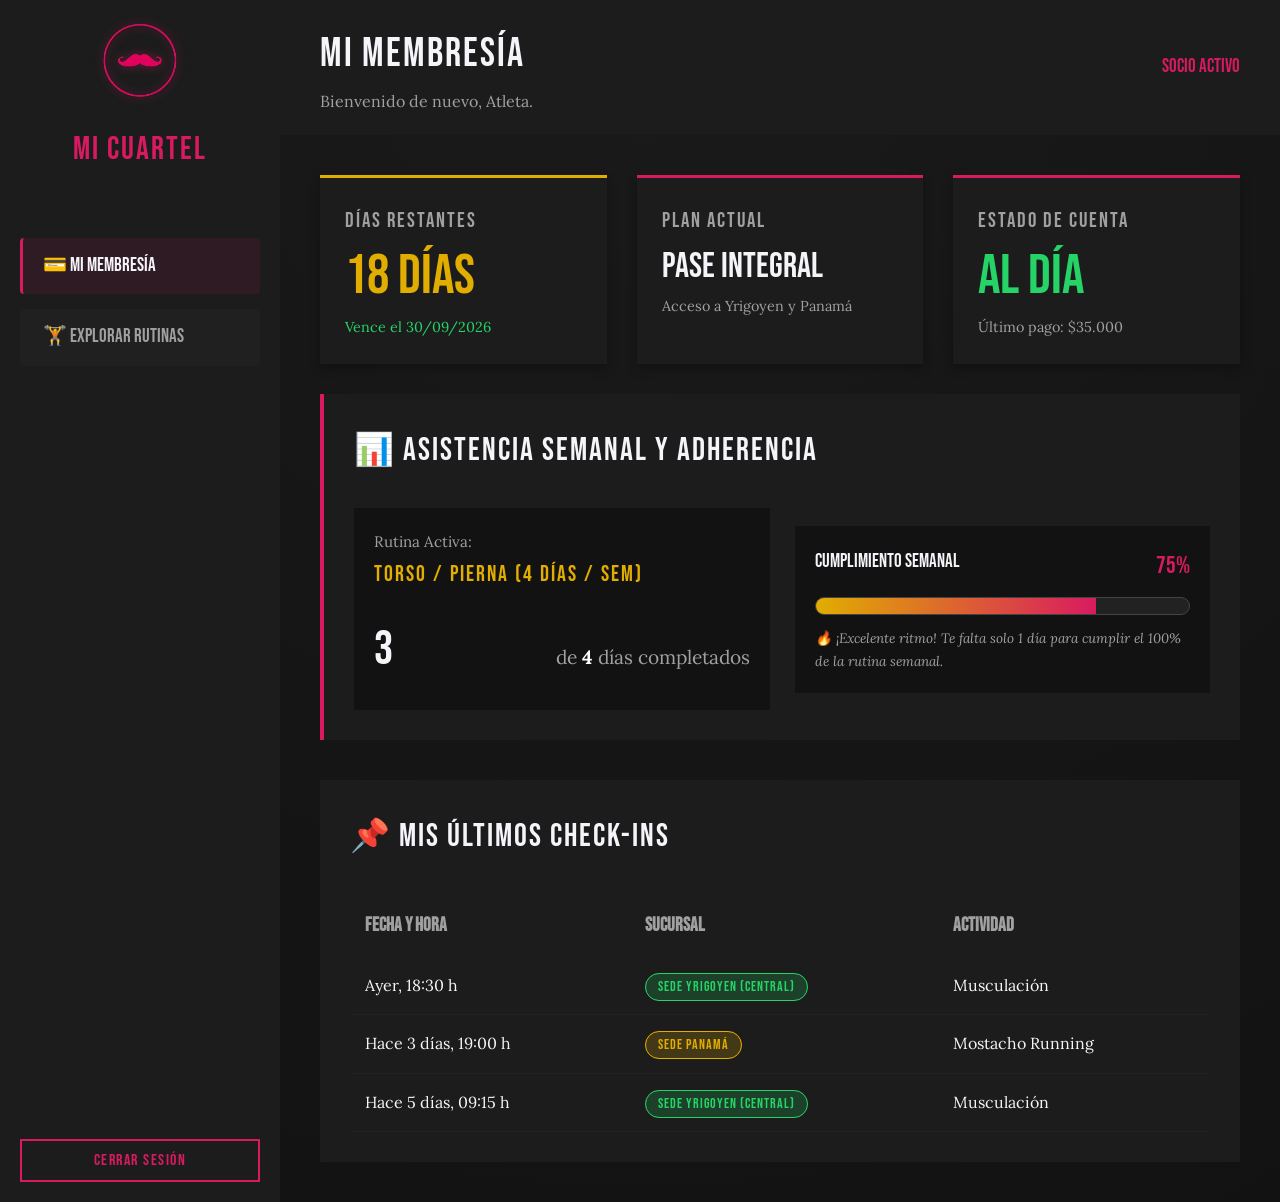
<file: usuario.html>
<!DOCTYPE html>
<html lang="es-AR">
<head>
    <meta charset="UTF-8">
    <meta name="viewport" content="width=device-width, initial-scale=1.0">
    <title>Mi Perfil | Mostacho Gym</title>
    
    <!-- Tipografías Industriales -->
    <link rel="preconnect" href="https://fonts.googleapis.com">
    <link rel="preconnect" href="https://fonts.gstatic.com" crossorigin>
    <link href="https://fonts.googleapis.com/css2?family=Bebas+Neue&family=Lora:ital,wght@0,400;0,700;1,400&display=swap" rel="stylesheet">
    
    <!-- Hojas de Estilo del Sistema -->
    <link rel="stylesheet" href="./src/css/variables.css">
    <link rel="stylesheet" href="./src/css/global.css">
    <link rel="stylesheet" href="./src/css/admin.css">
    
    <style>
        .tab-content { display: none; }
        .tab-content.active { display: block; animation: fadeIn 0.3s ease-in-out; }
        @keyframes fadeIn {
            from { opacity: 0; transform: translateY(10px); }
            to { opacity: 1; transform: translateY(0); }
        }
        .search-container {
            display: flex;
            gap: 15px;
            margin-bottom: 30px;
            flex-wrap: wrap;
        }
        .search-input {
            flex-grow: 1;
            padding: 14px;
            background-color: var(--bg-main);
            border: 1px solid var(--border-subtle);
            color: var(--text-main);
            font-family: var(--font-text);
            font-size: 1rem;
        }
        .search-input:focus {
            outline: none;
            border-color: var(--accent-logo);
        }
    </style>
</head>
<body class="admin-layout">

    <!-- MENÚ LATERAL (SIDEBAR SOCIO) -->
    <aside class="admin-sidebar">
        <div class="sidebar-header">
            <img src="./public/imagen/logo.png" alt="Mostacho Logo" class="admin-logo">
            <h2>MI CUARTEL</h2>
        </div>
        <nav class="sidebar-nav" id="usuario-nav">
            <a href="#estado" class="nav-tab active">💳 Mi Membresía</a>
            <a href="#rutinas" class="nav-tab">🏋️ Explorar Rutinas</a>
        </nav>
        <div class="sidebar-footer">
            <button onclick="cerrarSesion()" class="btn-outline-full" style="font-size: 1rem; padding: 10px; width: 100%;">Cerrar Sesión</button>
        </div>
    </aside>

    <!-- ÁREA DE CONTENIDO PRINCIPAL -->
    <main class="admin-main">
        
        <!-- TOPBAR -->
        <header class="admin-topbar">
            <div>
                <h1 id="view-title" style="margin:0; font-size: 2.5rem; color: var(--text-main);">Mi Membresía</h1>
                <p style="color: var(--text-muted); margin:0;">Bienvenido de nuevo, Atleta.</p>
            </div>
            <div class="admin-profile">
                <span style="color: var(--accent-logo); font-family: var(--font-title); font-size: 1.2rem;">SOCIO ACTIVO</span>
            </div>
        </header>

        <section class="admin-content">
            
            <!-- VISTA 1: ESTADO DE PLAN, ASISTENCIA Y ADHERENCIA -->
            <div id="view-estado" class="tab-content active">
                
                <!-- CARDS DE ESTADO DE MEMBRESÍA -->
                <div class="kpi-grid" style="margin-bottom: 30px;">
                    <div class="kpi-card" style="border-top-color: var(--accent-mustard);">
                        <h3 class="kpi-title">Días Restantes</h3>
                        <div class="kpi-value" style="color: var(--accent-mustard);">18 Días</div>
                        <div class="kpi-trend positiva">Vence el 30/09/2026</div>
                    </div>
                    <div class="kpi-card" style="border-top-color: var(--accent-logo);">
                        <h3 class="kpi-title">Plan Actual</h3>
                        <div class="kpi-value" style="font-size: 2.2rem;">PASE INTEGRAL</div>
                        <div class="kpi-trend">Acceso a Yrigoyen y Panamá</div>
                    </div>
                    <div class="kpi-card">
                        <h3 class="kpi-title">Estado de Cuenta</h3>
                        <div class="kpi-value" style="color: #25D366;">AL DÍA</div>
                        <div class="kpi-trend">Último pago: $35.000</div>
                    </div>
                </div>

                <!-- SECCIÓN NUEVA: CONTROL DE ASISTENCIA Y ADHERENCIA A LA RUTINA -->
                <div class="admin-table-container" style="margin-bottom: 40px; border-left: 4px solid var(--accent-logo);">
                    <h2 style="margin-bottom: 20px; font-size: 2rem; border-bottom: 1px solid var(--border-subtle); padding-bottom: 10px; color: var(--text-main);">
                        📊 Asistencia Semanal y Adherencia
                    </h2>
                    
                    <div style="display: grid; grid-template-columns: repeat(auto-fit, minmax(280px, 1fr)); gap: 25px; align-items: center;">
                        
                        <!-- Métrica de Días Asistidos -->
                        <div style="background-color: var(--bg-main); padding: 20px; border: 1px solid var(--border-subtle);">
                            <span style="color: var(--text-muted); font-size: 0.95rem;">Rutina Activa:</span>
                            <h4 style="color: var(--accent-mustard); font-size: 1.4rem; margin-bottom: 10px;">Torso / Pierna (4 Días / sem)</h4>
                            
                            <div style="display: flex; justify-content: space-between; align-items: baseline; margin-top: 15px;">
                                <span style="font-family: var(--font-title); font-size: 3rem; color: var(--text-main);" id="cant-asistencias">3</span>
                                <span style="color: var(--text-muted); font-size: 1.2rem;">de <strong style="color: white;" id="cant-objetivo">4</strong> días completados</span>
                            </div>
                        </div>

                        <!-- Barra de Progreso y Porcentaje -->
                        <div style="background-color: var(--bg-main); padding: 20px; border: 1px solid var(--border-subtle);">
                            <div style="display: flex; justify-content: space-between; margin-bottom: 10px;">
                                <span style="color: var(--text-main); font-family: var(--font-title); font-size: 1.2rem;">Cumplimiento Semanal</span>
                                <span style="color: var(--accent-logo); font-family: var(--font-title); font-size: 1.5rem;" id="porcentaje-adherencia">75%</span>
                            </div>
                            
                            <!-- Contenedor Barra de Progreso -->
                            <div style="width: 100%; background-color: #222; height: 18px; border-radius: 9px; overflow: hidden; border: 1px solid #444;">
                                <div id="barra-adherencia" style="width: 75%; height: 100%; background: linear-gradient(90deg, var(--accent-mustard), var(--accent-logo)); transition: width 0.5s ease;"></div>
                            </div>
                            
                            <p style="color: var(--text-muted); font-size: 0.85rem; margin-top: 12px; font-style: italic;">
                                🔥 ¡Excelente ritmo! Te falta solo 1 día para cumplir el 100% de la rutina semanal.
                            </p>
                        </div>

                    </div>
                </div>

                <!-- HISTORIAL RECIENTE -->
                <div class="admin-table-container">
                    <h2 style="margin-bottom: 20px; font-size: 2rem; border-bottom: 1px solid var(--border-subtle); padding-bottom: 10px; color: var(--text-main);">
                        📌 Mis Últimos Check-ins
                    </h2>
                    <table class="admin-table">
                        <thead>
                            <tr>
                                <th>Fecha y Hora</th>
                                <th>Sucursal</th>
                                <th>Actividad</th>
                            </tr>
                        </thead>
                        <tbody>
                            <tr>
                                <td>Ayer, 18:30 h</td>
                                <td><span class="badge badge-ok">Sede Yrigoyen (Central)</span></td>
                                <td>Musculación</td>
                            </tr>
                            <tr>
                                <td>Hace 3 días, 19:00 h</td>
                                <td><span class="badge badge-warning">Sede Panamá</span></td>
                                <td>Mostacho Running</td>
                            </tr>
                            <tr>
                                <td>Hace 5 días, 09:15 h</td>
                                <td><span class="badge badge-ok">Sede Yrigoyen (Central)</span></td>
                                <td>Musculación</td>
                            </tr>
                        </tbody>
                    </table>
                </div>
            </div>

            <!-- VISTA 2: BUSCADOR DE RUTINAS POR PROFESOR O CATEGORÍA -->
            <div id="view-rutinas" class="tab-content">
                <div class="admin-table-container">
                    <h2 style="margin-bottom: 20px; font-size: 2rem; border-bottom: 1px solid var(--border-subtle); padding-bottom: 10px; color: var(--text-main);">
                        🔍 Catálogo de Rutinas
                    </h2>

                    <!-- BARRA DE BÚSQUEDA -->
                    <div class="search-container">
                        <input type="text" id="input-busqueda" class="search-input" placeholder="Buscar por profesor (ej: Diego, Lucas) o tipo de rutina (ej: Hipertrofia, Fuerza)...">
                    </div>

                    <!-- GRILLA DE TARJETAS DE RUTINAS -->
                    <div class="grid-filosofia" id="contenedor-rutinas">
                        
                        <!-- Rutina 1 -->
                        <article class="card-industrial rutina-card" data-profesor="Diego" data-tipo="Fuerza Máxima">
                            <span class="badge badge-ok" style="margin-bottom: 10px; display: inline-block;">Fuerza Máxima</span>
                            <h3 style="color: var(--accent-logo); margin-bottom: 5px;">Powerlifting A/B</h3>
                            <p style="color: var(--accent-mustard); font-family: var(--font-title); font-size: 1.1rem; margin-bottom: 15px;">
                                Prof. Diego
                            </p>
                            <p style="color: var(--text-muted); font-size: 0.9rem; margin-bottom: 20px;">
                                Enfocada en los tres básicos (Sentadilla, Banca, Peso Muerto). Ideal para ganancia de fuerza bruta.
                            </p>
                            <button class="btn-outline-full">Ver Rutina Completa</button>
                        </article>

                        <!-- Rutina 2 -->
                        <article class="card-industrial rutina-card" data-profesor="Lucas" data-tipo="Hipertrofia">
                            <span class="badge badge-warning" style="margin-bottom: 10px; display: inline-block;">Hipertrofia</span>
                            <h3 style="color: var(--accent-logo); margin-bottom: 5px;">Torso / Pierna 4 Días</h3>
                            <p style="color: var(--accent-mustard); font-family: var(--font-title); font-size: 1.1rem; margin-bottom: 15px;">
                                Prof. Lucas
                            </p>
                            <p style="color: var(--text-muted); font-size: 0.9rem; margin-bottom: 20px;">
                                Frecuencia 2 para desarrollo muscular óptimo y volumen de trabajo moderado/alto.
                            </p>
                            <button class="btn-outline-full">Ver Rutina Completa</button>
                        </article>

                        <!-- Rutina 3 -->
                        <article class="card-industrial rutina-card" data-profesor="Martina" data-tipo="Adaptación">
                            <span class="badge badge-ok" style="margin-bottom: 10px; display: inline-block;">Adaptación</span>
                            <h3 style="color: var(--accent-logo); margin-bottom: 5px;">Fullbody Principiantes</h3>
                            <p style="color: var(--accent-mustard); font-family: var(--font-title); font-size: 1.1rem; margin-bottom: 15px;">
                                Prof. Martina
                            </p>
                            <p style="color: var(--text-muted); font-size: 0.9rem; margin-bottom: 20px;">
                                Acondicionamiento neuromuscular general de 3 días a la semana para recién iniciados.
                            </p>
                            <button class="btn-outline-full">Ver Rutina Completa</button>
                        </article>

                    </div>
                </div>
            </div>

        </section>
        
    </main>

    <!-- SCRIPT DE NAVEGACIÓN Y BÚSQUEDA INTERACTIVA -->
    <script src="./src/js/core/auth.js"></script>
    <script>
        document.addEventListener('DOMContentLoaded', () => {
            // Navegación por Pestañas (SPA)
            const navLinks = document.querySelectorAll('#usuario-nav .nav-tab');
            const viewTitle = document.getElementById('view-title');
            
            navLinks.forEach(link => {
                link.addEventListener('click', (e) => {
                    e.preventDefault();
                    navLinks.forEach(l => l.classList.remove('active'));
                    link.classList.add('active');
                    
                    document.querySelectorAll('.tab-content').forEach(tab => tab.classList.remove('active'));
                    
                    const targetId = link.getAttribute('href').replace('#', 'view-');
                    const targetView = document.getElementById(targetId);
                    if (targetView) targetView.classList.add('active');
                    
                    viewTitle.textContent = link.textContent.trim().replace(/^[\u{1F300}-\u{1F9FF}]\s*/u, '');
                });
            });

            // Buscador en Tiempo Real de Rutinas por Profesor o Categoría
            const inputBusqueda = document.getElementById('input-busqueda');
            const tarjetasRutinas = document.querySelectorAll('.rutina-card');

            if (inputBusqueda) {
                inputBusqueda.addEventListener('input', (e) => {
                    const busqueda = e.target.value.toLowerCase().trim();
                    
                    tarjetasRutinas.forEach(card => {
                        const profesor = card.getAttribute('data-profesor').toLowerCase();
                        const tipo = card.getAttribute('data-tipo').toLowerCase();
                        const titulo = card.querySelector('h3').textContent.toLowerCase();

                        if (profesor.includes(busqueda) || tipo.includes(busqueda) || titulo.includes(busqueda)) {
                            card.style.display = 'block';
                        } else {
                            card.style.display = 'none';
                        }
                    });
                });
            }
        });
    </script>
</body>
</html>
</file>
<file: src/css/variables.css>
/* =========================================
   SISTEMA DE DISEÑO: MOSTACHO INDUSTRIAL-RETRO
   ========================================= */
@import url('https://fonts.googleapis.com/css2?family=Bebas+Neue&family=Lora:ital,wght@0,400;0,700;1,400&display=swap');

:root {
    /* Paleta Corporativa Estricta */
    --bg-main: #121212;             /* Negro mate profundo */
    --bg-surface: #1C1C1C;          /* Negro superficie para dar relieve */
    --text-main: #F4F4F9;           /* Blanco hueso/crema */
    --text-muted: #A0A0A0;          /* Gris para textos secundarios */
    
    /* Acentos de Marca (Actualizado al Logo) */
    --accent-logo: #D81B60;         /* Rojo/Fucsia vibrante extraído del logo */
    --accent-mustard: #E1AD01;      /* Amarillo Mostaza para estados activos/estrellas */
    --accent-red: #8B0000;          /* Rojo oscuro clásico para botones pesados */
    
    /* Tipografías */
    --font-title: 'Bebas Neue', 'Impact', sans-serif; 
    --font-text: 'Lora', serif;
    
    /* Variables de UI Industrial */
    --border-logo: 2px solid var(--accent-logo);
    --border-subtle: 1px solid #333333;
    --shadow-dark: 0 15px 35px rgba(0, 0, 0, 0.9);
    --shadow-red: 0 8px 20px rgba(216, 27, 96, 0.3);
}
</file>
<file: src/css/global.css>
/* =========================================
   RESET Y BASE
   ========================================= */
* {
    margin: 0;
    padding: 0;
    box-sizing: border-box;
}

body {
    background-color: var(--bg-main);
    color: var(--text-main);
    font-family: var(--font-text);
    line-height: 1.7;
    -webkit-font-smoothing: antialiased;
    background-image: radial-gradient(circle at top center, #1a1a1a 0%, #121212 100%);
    scroll-behavior: smooth;
}

h1, h2, h3, h4 {
    font-family: var(--font-title);
    color: var(--text-main);
    letter-spacing: 2px;
    font-weight: normal;
    text-transform: uppercase;
}

a {
    text-decoration: none;
    color: var(--accent-logo);
    transition: all 0.3s ease;
}

a:hover {
    color: var(--accent-mustard);
}

.acento {
    color: var(--accent-mustard) !important;
}

.w-100 {
    width: 100%;
    text-align: center;
}

/* =========================================
   BOTONES
   ========================================= */
.btn-primary, .btn-primary-full {
    display: inline-block;
    background-color: var(--accent-red);
    color: var(--text-main);
    padding: 14px 32px;
    font-family: var(--font-title);
    font-size: 1.2rem;
    letter-spacing: 2px;
    border: 2px solid var(--accent-red);
    cursor: pointer;
    transition: all 0.3s ease;
    box-shadow: var(--shadow-red);
    text-transform: uppercase;
}

.btn-primary-full { width: 100%; }

.btn-primary:hover, .btn-primary-full:hover {
    background-color: transparent;
    color: var(--accent-mustard);
    border-color: var(--accent-mustard);
    transform: translateY(-2px);
    box-shadow: none;
}

.btn-outline, .btn-outline-full {
    display: inline-block;
    background-color: transparent;
    color: var(--accent-logo);
    border: var(--border-logo);
    padding: 12px 24px;
    font-family: var(--font-title);
    font-size: 1.1rem;
    letter-spacing: 1.5px;
    cursor: pointer;
    transition: all 0.3s ease;
    text-transform: uppercase;
}

.btn-outline-full { width: 100%; padding: 14px 24px; }

.btn-outline:hover, .btn-outline-full:hover {
    background-color: var(--accent-logo);
    color: var(--bg-main);
}

/* =========================================
   HEADER Y NAVEGACIÓN
   ========================================= */
.main-header {
    background-color: rgba(18, 18, 18, 0.95);
    border-bottom: var(--border-logo);
    position: fixed;
    width: 100%;
    top: 0;
    z-index: 100;
    backdrop-filter: blur(5px);
}

.nav-container {
    display: flex;
    justify-content: space-between;
    align-items: center;
    padding: 15px 40px;
    max-width: 1200px;
    margin: 0 auto;
}

.brand-logo {
    height: 60px;
    width: auto;
}

.main-nav {
    display: flex;
    gap: 30px;
    align-items: center;
}

.main-nav a:not(.btn-outline) {
    font-family: var(--font-title);
    font-size: 1.2rem;
    color: var(--text-main);
}

.main-nav a:not(.btn-outline):hover {
    color: var(--accent-mustard);
}

/* =========================================
   FOOTER Y REDES
   ========================================= */
footer {
    background-color: #0a0a0a;
    border-top: var(--border-logo);
    padding: 70px 20px 30px;
}

.footer-grid {
    max-width: 1100px;
    margin: 0 auto 50px;
    display: grid;
    grid-template-columns: 2fr 1fr 1fr;
    gap: 40px;
    text-align: left;
}

.footer-marca {
    display: flex;
    flex-direction: column;
    align-items: flex-start;
    gap: 15px;
}

.footer-logo {
    height: 60px;
    width: auto;
    filter: drop-shadow(0 0 5px rgba(216, 27, 96, 0.3));
}

.footer-marca p {
    color: var(--text-muted);
    font-size: 0.95rem;
    max-width: 320px;
}

.footer-col h4 {
    font-size: 1.1rem;
    letter-spacing: 2px;
    color: var(--accent-mustard);
    margin-bottom: 18px;
}

.footer-col a {
    display: block;
    color: var(--text-muted);
    font-family: var(--font-text);
    font-size: 0.95rem;
    padding: 6px 0;
    transition: color 0.3s ease;
}

.footer-col a:hover {
    color: var(--accent-logo);
}

.footer-social {
    display: flex;
    gap: 12px;
}

.footer-social .social-link {
    display: inline-flex;
    align-items: center;
    justify-content: center;
    width: 42px;
    height: 42px;
    color: var(--text-main);
    border: var(--border-subtle);
    border-radius: 50%;
    background-color: var(--bg-surface);
    transition: all 0.3s ease;
    text-decoration: none;
}

.icon-instagram {
    display: block;
    stroke: var(--accent-logo);
    transition: stroke 0.3s ease;
}

.footer-social .social-link:hover {
    border-color: var(--accent-mustard);
    background-color: var(--bg-main);
    transform: translateY(-2px);
}

.footer-social .social-link:hover svg {
    stroke: var(--accent-mustard);
}

.footer-copy {
    max-width: 1100px;
    margin: 0 auto;
    padding-top: 30px;
    border-top: var(--border-subtle);
    color: var(--text-muted);
    font-size: 0.85rem;
    text-align: center;
}

@media (max-width: 768px) {
    .footer-grid { grid-template-columns: 1fr; text-align: center; }
    .footer-marca { align-items: center; }
    .footer-marca p { max-width: 100%; }
    .footer-social { justify-content: center; }
}

/* =========================================
   SISTEMA DE MODALES
   ========================================= */
.modal-overlay {
    display: none;
    position: fixed;
    top: 0; left: 0; width: 100%; height: 100%;
    background-color: rgba(0, 0, 0, 0.85);
    backdrop-filter: blur(5px);
    z-index: 2000;
    justify-content: center;
    align-items: center;
}

.modal-overlay.activo {
    display: flex; 
}

.modal-content {
    background-color: var(--bg-surface);
    padding: 40px;
    max-width: 600px;
    width: 90%;
    border: var(--border-logo);
    position: relative;
    box-shadow: var(--shadow-dark);
}

.cerrar-modal {
    position: absolute;
    top: 15px; right: 20px;
    font-size: 2.5rem;
    line-height: 1;
    color: var(--accent-logo);
    cursor: pointer;
    transition: color 0.3s ease;
}

.cerrar-modal:hover {
    color: var(--accent-mustard);
}

/* =========================================
   PANTALLA DE CARGA (SPLASH SCREEN)
   ========================================= */
.splash-screen {
    position: fixed;
    top: 0; left: 0; width: 100%; height: 100%;
    background-color: var(--bg-main);
    z-index: 9999;
    display: flex;
    justify-content: center;
    align-items: center;
    transition: opacity 0.5s ease;
}

.splash-logo {
    width: 150px;
    animation: latido 1.5s infinite;
    filter: drop-shadow(0 0 15px rgba(216, 27, 96, 0.6));
}

@keyframes latido {
    0% { transform: scale(1); opacity: 0.8; }
    50% { transform: scale(1.1); opacity: 1; }
    100% { transform: scale(1); opacity: 0.8; }
}
</file>
<file: src/css/landing.css>
/* =========================================
   LAYOUT Y SECCIONES
   ========================================= */
.contenedor {
    max-width: 1100px;
    margin: 0 auto;
    padding: 0 20px;
}

.seccion-oscura {
    background-color: var(--bg-main);
    padding: 100px 0;
}

.seccion-superficie {
    background-color: var(--bg-surface);
    padding: 100px 0;
    border-top: var(--border-subtle);
    border-bottom: var(--border-subtle);
}

.titulo-seccion {
    text-align: center;
    font-size: 3.5rem;
    margin-bottom: 70px;
    color: var(--accent-logo);
    text-shadow: 2px 2px 4px rgba(0,0,0,0.8);
}

/* =========================================
   HERO SECTION
   ========================================= */
.hero {
    height: 100vh;
    display: flex;
    align-items: center;
    justify-content: center;
    text-align: center;
    padding: 0 20px;
    position: relative;
    padding-top: 80px;
    overflow: hidden;
}

.hero-imagen-flotante {
    position: absolute;
    inset: 0;
    width: 100%;
    height: 100%;
    object-fit: cover;
    opacity: 0.16;
    mix-blend-mode: luminosity;
    filter: grayscale(40%) contrast(1.1);
    pointer-events: none;
    z-index: 0;
    animation: flotar-hero 12s ease-in-out infinite;
}

@keyframes flotar-hero {
    0%, 100% { transform: scale(1) translateY(0); opacity: 0.16; }
    50% { transform: scale(1.05) translateY(-15px); opacity: 0.24; }
}

.hero-content {
    position: relative;
    z-index: 1;
}

@media (prefers-reduced-motion: reduce) {
    .hero-imagen-flotante { animation: none; }
}

.hero h1 {
    font-size: 5.5rem;
    margin-bottom: 15px;
    color: var(--text-main);
    line-height: 1;
}

.hero p {
    font-size: 1.3rem;
    margin-bottom: 40px;
    max-width: 600px;
    margin-inline: auto;
    color: var(--text-muted);
}

/* =========================================
   SISTEMA DE ANIMACIÓN SCROLL (INTERSECTION)
   ========================================= */
.oculto-scroll {
    opacity: 0;
    transform: translateY(40px);
    transition: opacity 0.8s ease-out, transform 0.8s ease-out;
}

.mostrar-scroll {
    opacity: 1;
    transform: translateY(0);
}

/* =========================================
   TARJETAS Y GRIDS (FILOSOFÍA, SEDES, PLANES)
   ========================================= */
.grid-filosofia, .grid-sedes, .grid-planes {
    display: grid;
    grid-template-columns: repeat(auto-fit, minmax(300px, 1fr));
    gap: 40px;
}

.card-industrial {
    background-color: var(--bg-surface);
    padding: 40px 30px;
    border: 1px solid #333;
    transition: all 0.3s ease;
    position: relative;
}

.card-industrial::before {
    content: '';
    position: absolute;
    top: 5px; left: 5px; right: 5px; bottom: 5px;
    border: 1px dashed var(--accent-logo);
    opacity: 0.3;
    pointer-events: none;
    transition: all 0.3s ease;
}

.card-industrial:hover {
    box-shadow: var(--shadow-dark);
    transform: translateY(-5px);
    border-color: var(--accent-logo);
}

.card-industrial:hover::before {
    opacity: 1;
}

.card-industrial h3 {
    margin-bottom: 15px;
    font-size: 1.8rem;
    color: var(--text-main);
}

/* =========================================
   GALERÍA (NUEVO PROTOTIPO)
   ========================================= */
.grid-galeria {
    display: grid;
    grid-template-columns: repeat(auto-fit, minmax(250px, 1fr));
    gap: 20px;
}

.foto-galeria {
    height: 250px;
    background-color: #1a1a1a;
    border: 2px solid #333;
    display: flex;
    align-items: center;
    justify-content: center;
    position: relative;
    overflow: hidden;
    transition: all 0.3s ease;
    /* Fondo con textura sutil para el prototipo */
    background-image: repeating-linear-gradient(45deg, #161616 25%, transparent 25%, transparent 75%, #161616 75%, #161616), repeating-linear-gradient(45deg, #161616 25%, #1a1a1a 25%, #1a1a1a 75%, #161616 75%, #161616);
    background-position: 0 0, 10px 10px;
    background-size: 20px 20px;
}

.foto-galeria span {
    font-family: var(--font-title);
    color: var(--text-muted);
    font-size: 1.5rem;
    letter-spacing: 2px;
    z-index: 2;
    background-color: rgba(18, 18, 18, 0.8);
    padding: 5px 15px;
    border: 1px solid var(--accent-logo);
}

.foto-galeria:hover {
    border-color: var(--accent-logo);
    transform: scale(1.02);
    box-shadow: var(--shadow-red);
}

/* =========================================
   PLANES DE MEMBRESÍA
   ========================================= */
.card-plan {
    text-align: center;
    display: flex;
    flex-direction: column;
}

.card-plan.destacado {
    border: var(--border-logo);
    transform: scale(1.02);
    box-shadow: var(--shadow-dark);
}

.card-plan.destacado::before {
    border-color: var(--accent-mustard);
    opacity: 0.5;
}

.etiqueta-destacado {
    position: absolute;
    top: -15px;
    left: 50%;
    transform: translateX(-50%);
    background-color: var(--accent-logo);
    color: var(--text-main);
    padding: 5px 20px;
    font-family: var(--font-title);
    font-size: 1.1rem;
    letter-spacing: 2px;
    border: 1px solid var(--accent-mustard);
    z-index: 10;
}

.precio {
    display: block;
    font-family: var(--font-title);
    font-size: 4rem;
    color: var(--text-main);
    margin: 20px 0;
}

.precio small {
    font-family: var(--font-text);
    font-size: 1rem;
    color: var(--text-muted);
}

.plan-features {
    list-style: none;
    margin-bottom: 40px;
    flex-grow: 1;
}

.plan-features li {
    padding: 15px 0;
    border-bottom: 1px solid #333;
    color: var(--text-muted);
}

/* =========================================
   CONTACTO
   ========================================= */
.grid-contacto {
    display: grid;
    grid-template-columns: repeat(auto-fit, minmax(320px, 1fr));
    gap: 40px;
    align-items: start;
}

.grid-contacto p {
    margin-bottom: 12px;
    color: var(--text-main);
}

#form-contacto {
    display: flex;
    flex-direction: column;
    gap: 8px;
}

#form-contacto label {
    font-family: var(--font-title);
    letter-spacing: 1.5px;
    color: var(--accent-mustard);
    font-size: 1rem;
    margin-top: 10px;
}

#form-contacto input,
#form-contacto textarea {
    background-color: var(--bg-main);
    border: var(--border-subtle);
    color: var(--text-main);
    font-family: var(--font-text);
    font-size: 1rem;
    padding: 12px 14px;
    resize: vertical;
    transition: border-color 0.3s ease;
}

#form-contacto input:focus,
#form-contacto textarea:focus {
    outline: none;
    border-color: var(--accent-logo);
}

#form-contacto button {
    margin-top: 20px;
}

/* =========================================
   RESPONSIVE
   ========================================= */
@media (max-width: 768px) {
    .hero h1 { font-size: 4rem; }
    .nav-container { flex-direction: column; gap: 15px; }
    .main-nav { flex-wrap: wrap; justify-content: center; }
    .card-plan.destacado { transform: scale(1); }
}
</file>
<file: src/css/admin.css>
/* =========================================
   ESTILOS ESPECÍFICOS DEL PANEL DE ADMINISTRACIÓN
   ========================================= */

/* Layout Principal con CSS Grid */
.admin-layout {
    display: grid;
    grid-template-columns: 280px 1fr;
    min-height: 100vh;
    background-color: var(--bg-main);
    overflow-x: hidden;
}

/* =========================================
   SIDEBAR (Menú Lateral)
   ========================================= */
.admin-sidebar {
    background-color: var(--bg-surface);
    border-right: 1px solid var(--border-subtle);
    display: flex;
    flex-direction: column;
    padding: 20px;
}

.sidebar-header {
    text-align: center;
    padding-bottom: 30px;
    border-bottom: 1px dashed var(--border-subtle);
    margin-bottom: 30px;
}

.admin-logo {
    width: 80px;
    margin-bottom: 15px;
    filter: drop-shadow(0 0 5px rgba(216, 27, 96, 0.4));
}

.sidebar-header h2 {
    font-size: 2rem;
    color: var(--accent-logo);
    margin: 0;
}

.sidebar-nav {
    display: flex;
    flex-direction: column;
    gap: 15px;
    flex-grow: 1;
}

.sidebar-nav a {
    display: block;
    padding: 12px 20px;
    color: var(--text-muted);
    font-family: var(--font-title);
    font-size: 1.2rem;
    border-radius: 4px;
    border-left: 3px solid transparent;
    background-color: rgba(255, 255, 255, 0.02);
}

.sidebar-nav a:hover, .sidebar-nav a.active {
    background-color: rgba(216, 27, 96, 0.1);
    color: var(--text-main);
    border-left: 3px solid var(--accent-logo);
}

.sidebar-footer {
    padding-top: 20px;
    border-top: 1px dashed var(--border-subtle);
}

/* =========================================
   ÁREA PRINCIPAL
   ========================================= */
.admin-main {
    display: flex;
    flex-direction: column;
}

.admin-topbar {
    background-color: var(--bg-surface);
    border-bottom: 1px solid var(--border-subtle);
    padding: 20px 40px;
    display: flex;
    justify-content: space-between;
    align-items: center;
}

.admin-content {
    padding: 40px;
    overflow-y: auto;
}

/* =========================================
   KPI CARDS (Indicadores)
   ========================================= */
.kpi-grid {
    display: grid;
    grid-template-columns: repeat(auto-fit, minmax(250px, 1fr));
    gap: 30px;
    margin-bottom: 50px;
}

.kpi-card {
    background-color: var(--bg-surface);
    border: 1px solid var(--border-subtle);
    padding: 25px;
    border-top: 3px solid var(--accent-logo);
    box-shadow: 0 4px 10px rgba(0,0,0,0.3);
}

.kpi-title {
    color: var(--text-muted);
    font-size: 1.3rem;
    margin-bottom: 10px;
}

.kpi-value {
    font-family: var(--font-title);
    font-size: 3.5rem;
    color: var(--text-main);
    line-height: 1;
    margin-bottom: 10px;
}

.kpi-trend {
    font-size: 0.9rem;
    color: var(--text-muted);
}

.kpi-trend.positiva { color: #25D366; }
.kpi-trend.negativa { color: var(--accent-logo); }

/* =========================================
   TABLAS DE DATOS
   ========================================= */
.admin-table-container {
    background-color: var(--bg-surface);
    border: 1px solid var(--border-subtle);
    padding: 30px;
}

.admin-table {
    width: 100%;
    border-collapse: collapse;
    text-align: left;
}

.admin-table th {
    font-family: var(--font-title);
    font-size: 1.2rem;
    color: var(--text-muted);
    padding: 15px;
    border-bottom: 2px solid var(--border-subtle);
}

.admin-table td {
    padding: 15px;
    border-bottom: 1px solid #222;
    color: var(--text-main);
}

.admin-table tbody tr:hover {
    background-color: rgba(255, 255, 255, 0.03);
}

/* Badges de Estado */
.badge {
    padding: 5px 12px;
    border-radius: 20px;
    font-size: 0.85rem;
    font-family: var(--font-title);
    letter-spacing: 1px;
}

.badge-ok { background-color: rgba(37, 211, 102, 0.2); color: #25D366; border: 1px solid #25D366; }
.badge-warning { background-color: rgba(225, 173, 1, 0.2); color: var(--accent-mustard); border: 1px solid var(--accent-mustard); }
.badge-error { background-color: rgba(216, 27, 96, 0.2); color: var(--accent-logo); border: 1px solid var(--accent-logo); }

/* =========================================
   RESPONSIVE
   ========================================= */
@media (max-width: 900px) {
    .admin-layout {
        grid-template-columns: 1fr;
    }
    .admin-sidebar {
        border-right: none;
        border-bottom: 1px solid var(--border-subtle);
    }
    .admin-content {
        padding: 20px;
    }
    .admin-table {
        display: block;
        overflow-x: auto;
        white-space: nowrap;
    }
}
</file>
<file: src/css/horarios.css>
/* =========================================
   ESTILOS ESPECÍFICOS DE LA GRILLA DE HORARIOS
   ========================================= */

/* Toggle de Sedes */
.toggle-sedes {
    display: flex;
    justify-content: center;
    gap: 15px;
    margin-bottom: 30px;
}

.btn-sede {
    background-color: var(--bg-surface);
    color: var(--text-muted);
    border: 1px solid var(--border-subtle);
    padding: 10px 30px;
    font-family: var(--font-title);
    font-size: 1.3rem;
    cursor: pointer;
    transition: all 0.3s ease;
    letter-spacing: 1px;
}

.btn-sede:hover {
    border-color: var(--accent-mustard);
}

.btn-sede.activo {
    background-color: rgba(216, 27, 96, 0.1);
    color: var(--text-main);
    border-color: var(--accent-logo);
}

/* Tabla */
.table-responsive {
    width: 100%;
    overflow-x: auto; 
    background-color: var(--bg-surface);
    border: 1px solid var(--border-subtle);
    box-shadow: var(--shadow-dark);
}

.tabla-horarios {
    width: 100%;
    min-width: 800px; 
    border-collapse: collapse;
    text-align: center;
}

.tabla-horarios th {
    background-color: #141414;
    color: var(--text-main);
    font-family: var(--font-title);
    font-size: 1.5rem;
    letter-spacing: 2px;
    padding: 20px 10px;
    border-bottom: 2px solid var(--accent-logo);
    border-right: 1px solid var(--border-subtle);
}

.tabla-horarios .col-hora {
    background-color: #0a0a0a;
    color: var(--accent-mustard);
    font-family: var(--font-title);
    font-size: 1.3rem;
    font-weight: normal;
    border-right: 1px solid #333;
    width: 150px;
}

.tabla-horarios td {
    padding: 15px 10px;
    border-bottom: 1px solid var(--border-subtle);
    border-right: 1px solid var(--border-subtle);
    vertical-align: middle;
}

.tabla-horarios th:last-child,
.tabla-horarios td:last-child {
    border-right: none;
}

/* Tarjetas de actividad interactivas */
.actividad {
    background-color: var(--bg-main);
    padding: 12px 5px;
    border-radius: 4px;
    font-family: var(--font-text);
    font-size: 0.95rem;
    font-weight: bold;
    color: var(--text-main);
    border-left: 4px solid transparent; 
    transition: transform 0.2s ease, box-shadow 0.2s ease, border-color 0.2s ease;
    cursor: pointer; /* Modificado para interacción */
}

.actividad:hover {
    transform: scale(1.05);
    box-shadow: 0 4px 8px rgba(216, 27, 96, 0.3);
    border-color: var(--accent-logo);
}

.actividad.musculacion { border-left-color: var(--accent-logo); border-bottom: 1px solid rgba(216, 27, 96, 0.2); }
.actividad.funcional { border-left-color: var(--accent-mustard); border-bottom: 1px solid rgba(225, 173, 1, 0.2); }
.actividad.cross { border-left-color: #8B0000; border-bottom: 1px solid rgba(139, 0, 0, 0.2); }
.actividad.libre { border-left-color: #4A6478; border-bottom: 1px solid rgba(74, 100, 120, 0.2); }

/* Leyenda */
.leyenda-horarios {
    display: flex;
    justify-content: center;
    flex-wrap: wrap;
    gap: 30px;
    margin-top: 30px;
}

.leyenda-item {
    display: flex;
    align-items: center;
    gap: 10px;
    color: var(--text-muted);
    font-family: var(--font-text);
    font-size: 1rem;
}

.color-box {
    width: 20px;
    height: 20px;
    border-radius: 3px;
    display: inline-block;
}

.color-box.musculacion { background-color: var(--accent-logo); }
.color-box.funcional { background-color: var(--accent-mustard); }
.color-box.cross { background-color: #8B0000; }
.color-box.libre { background-color: #4A6478; }

@media (max-width: 768px) {
    .contenedor { padding: 0 10px; }
    .titulo-seccion { font-size: 2.5rem; }
    .leyenda-horarios { gap: 15px; }
    .toggle-sedes { flex-direction: column; padding: 0 20px; }
    .table-responsive::after {
        content: 'Desliza para ver más →';
        display: block;
        text-align: right;
        padding: 10px;
        color: var(--text-muted);
        font-size: 0.85rem;
        font-style: italic;
    }
}
</file>
<file: src/css/login.css>
/* =========================================
   ESTILOS ESPECÍFICOS DE LA PANTALLA DE LOGIN
   ========================================= */

.login-body {
    display: flex;
    justify-content: center;
    align-items: center;
    min-height: 100vh;
    background-color: var(--bg-main);
    /* Patrón de fibra de carbono/industrial para el fondo del login */
    background-image: radial-gradient(circle at center, #1a1a1a 0%, #0a0a0a 100%);
    position: relative;
}

.btn-back {
    position: absolute;
    top: 30px;
    left: 40px;
    color: var(--text-muted);
    font-family: var(--font-title);
    font-size: 1.2rem;
    letter-spacing: 1px;
    border: 1px solid var(--border-subtle);
    padding: 8px 20px;
    border-radius: 4px;
    transition: all 0.3s ease;
}

.btn-back:hover {
    color: var(--accent-mustard);
    border-color: var(--accent-mustard);
    background-color: rgba(255, 255, 255, 0.05);
}

.login-container {
    width: 100%;
    max-width: 450px;
    padding: 20px;
}

.login-card {
    padding: 50px 40px;
    border: var(--border-logo);
    box-shadow: var(--shadow-dark);
}

.login-header {
    text-align: center;
    margin-bottom: 40px;
    border-bottom: 1px dashed var(--border-subtle);
    padding-bottom: 20px;
}

.login-logo {
    width: 90px;
    margin-bottom: 15px;
    filter: drop-shadow(0 0 10px rgba(216, 27, 96, 0.5));
}

.login-form {
    display: flex;
    flex-direction: column;
    gap: 25px;
}

.form-group {
    display: flex;
    flex-direction: column;
    gap: 8px;
}

.form-group label {
    color: var(--text-main);
    font-family: var(--font-title);
    font-size: 1.3rem;
    letter-spacing: 1px;
}

.form-group input {
    background-color: var(--bg-main);
    border: 1px solid var(--border-subtle);
    color: var(--text-main);
    font-family: var(--font-text);
    padding: 15px;
    font-size: 1rem;
    outline: none;
    transition: all 0.3s ease;
}

.form-group input:focus {
    border-color: var(--accent-logo);
    box-shadow: 0 0 8px rgba(216, 27, 96, 0.3);
}

.form-group input::placeholder {
    color: #444;
}

.login-btn {
    margin-top: 15px;
    font-size: 1.5rem;
    padding: 15px;
}

.error-message {
    background-color: rgba(216, 27, 96, 0.15);
    border: 1px solid var(--accent-logo);
    color: var(--accent-logo);
    padding: 12px;
    text-align: center;
    font-family: var(--font-text);
    font-size: 0.9rem;
}

.oculto {
    display: none;
}
</file>
